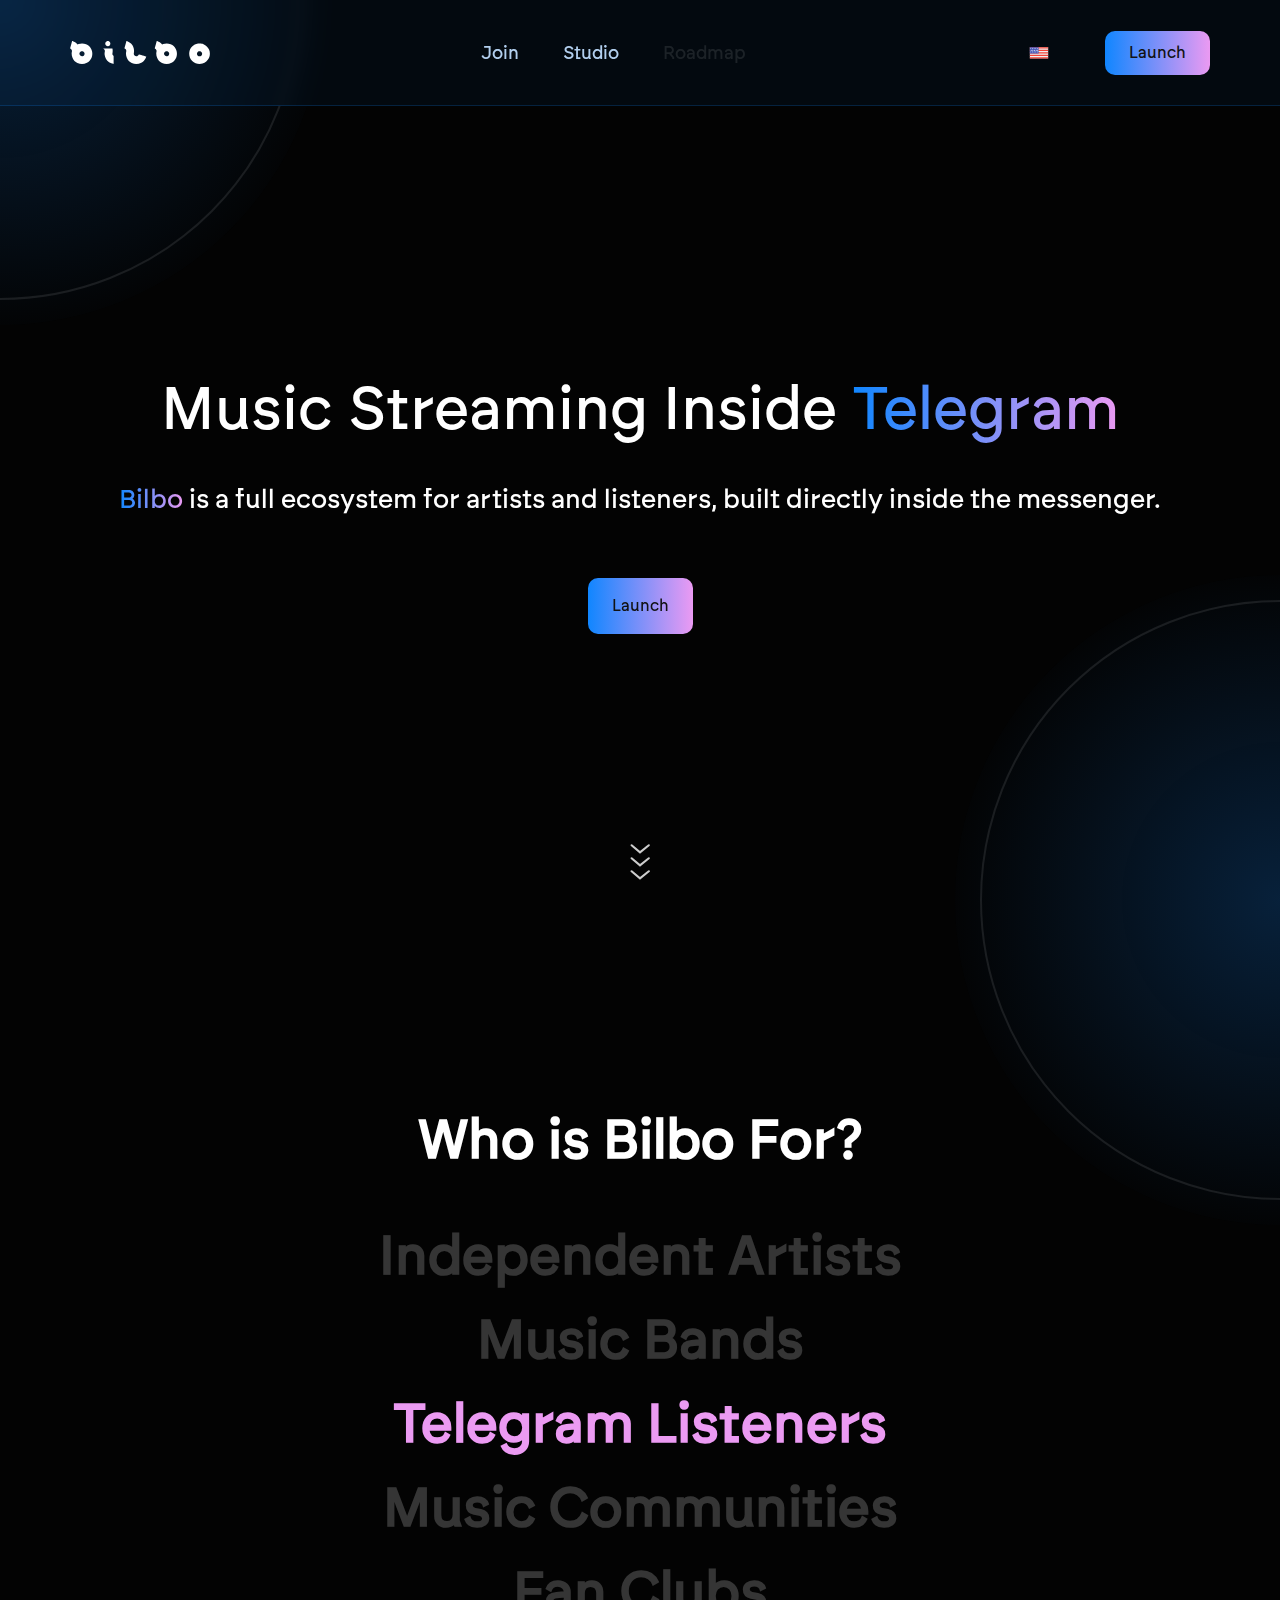
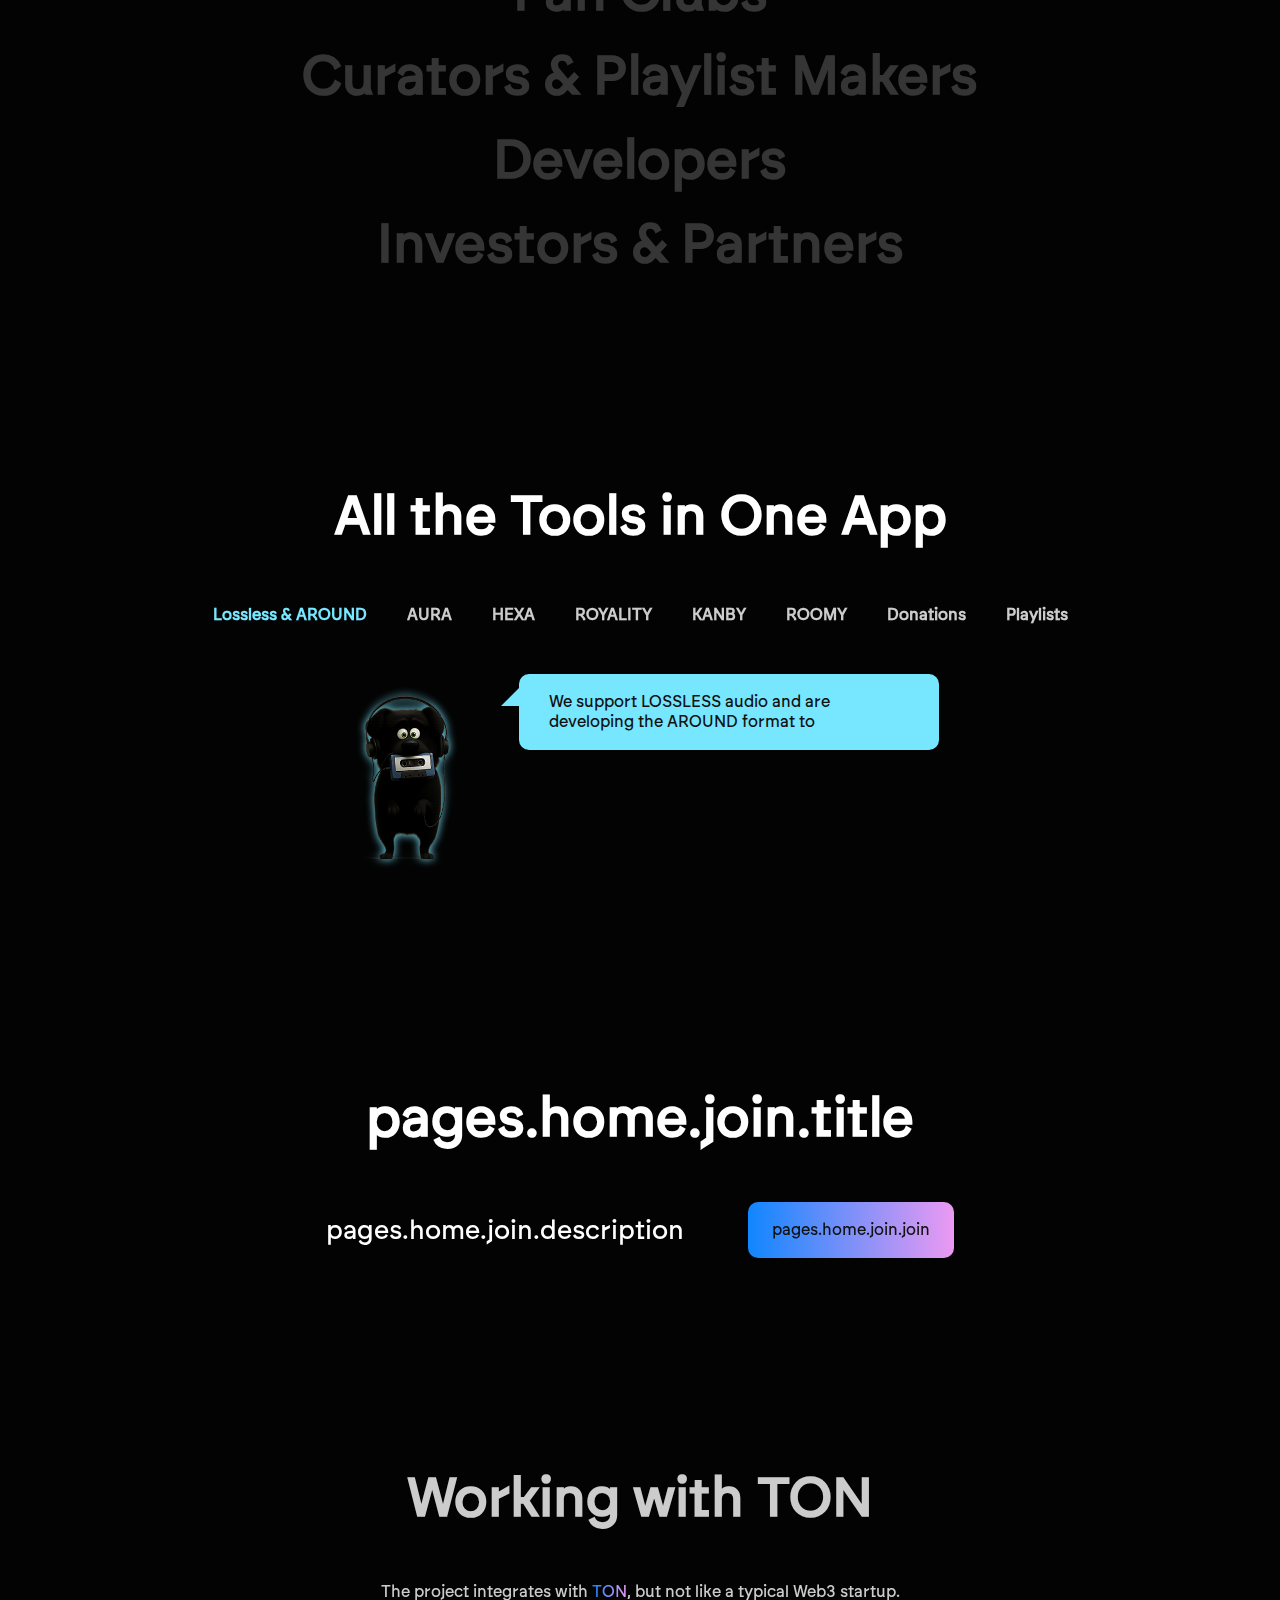
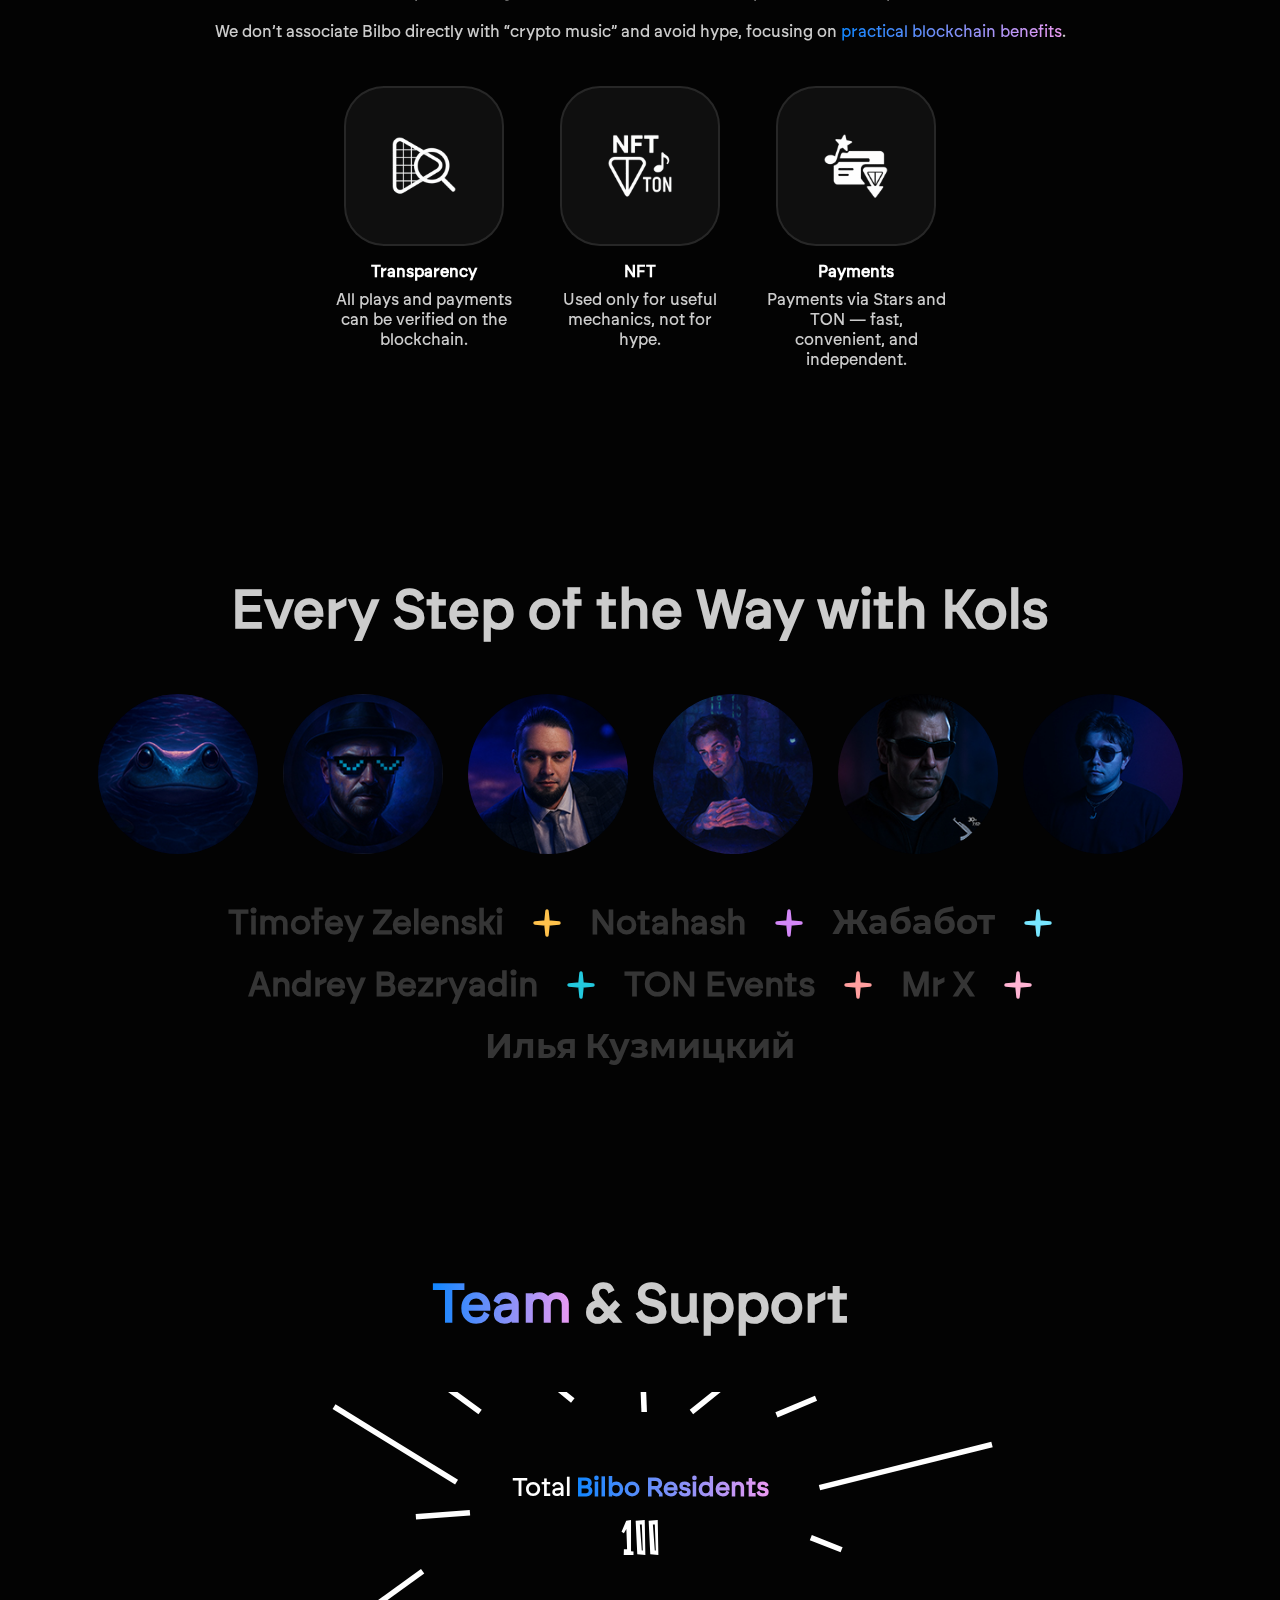
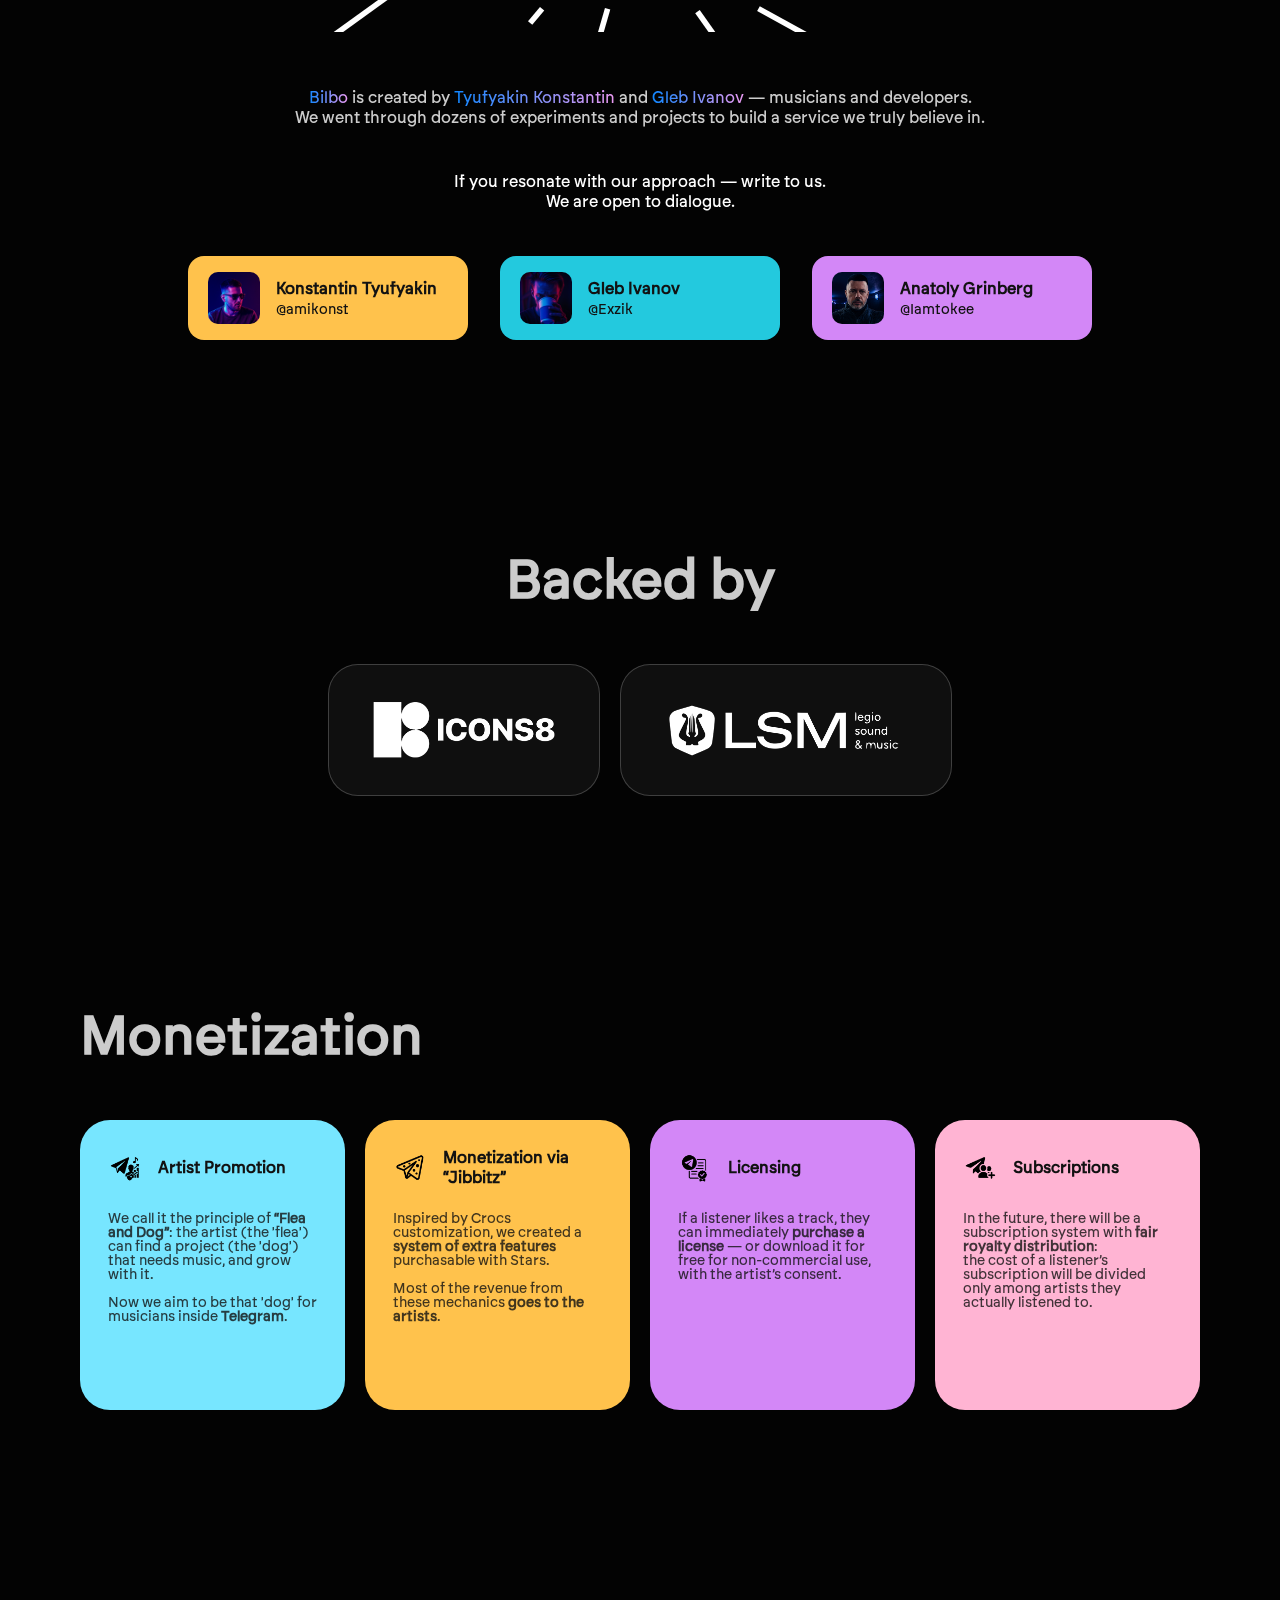
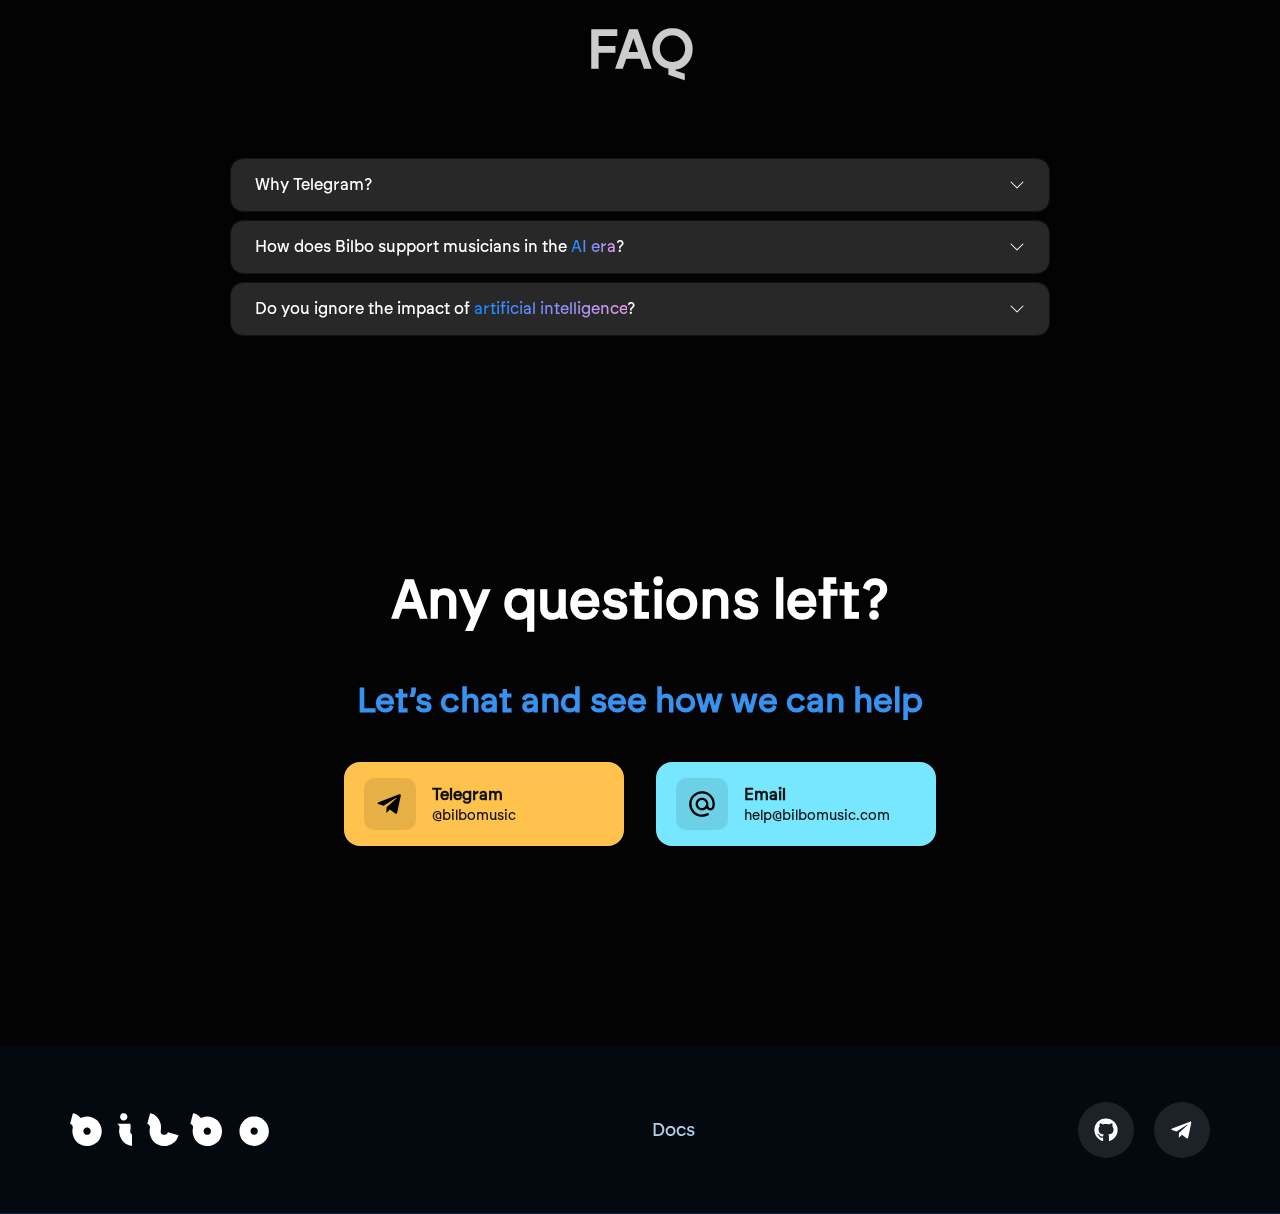
<file: index.html>
<!doctype html><html lang="en"><head><meta charset="UTF-8"/><meta name="theme-color" content="black"/><link rel="icon" href="/img/logo.svg"/><meta name="viewport" content="width=device-width,initial-scale=1,user-scalable=no,viewport-fit=cover"/><title>Home | Bilbo - Music Streaming Inside Telegram</title><meta name="description" content="Bilbo is a full ecosystem for artists and listeners, built directly inside Telegram. Join the movement and take your music career to the next level!"><meta name="keywords" content="Bilbo, music streaming, Telegram music, independent artists, music bands, playlists, donations, TON, NFTs, artist promotion, monetization, synchronous listening"><meta property="og:title" content="Music Streaming Inside Telegram - Bilbo"><meta property="og:description" content="Bilbo is a full ecosystem for artists and listeners, built directly inside Telegram. Discover lossless audio, interactive experiences, and ways to support your favorite musicians."><meta property="og:type" content="website"><meta property="og:url" content="https://bilbomusic.com"><meta property="og:image" content="https://bilbomusic.com/img/bilbo.png"><meta name="twitter:card" content="summary_large_image"><meta name="twitter:title" content="Music Streaming Inside Telegram - Bilbo"><meta name="twitter:description" content="Bilbo is a full ecosystem for artists and listeners, built directly inside Telegram."><meta name="twitter:image" content="https://bilbomusic.com/img/bilbo.png"><meta name="author" content="Tyufyakin Konstantin, Gleb Ivanov"><meta name="robots" content="index, follow"><meta name="mailru-domain" content="C3xhLHVqdRXZHpky"/><meta name="mobile-web-app-capable" content="yes"><meta name="mobile-web-app-title" content="Bilbo"><meta name="apple-mobile-web-app-capable" content="yes"><meta name="apple-mobile-web-app-title" content="Bilbo"><meta name="application-name" content="Bilbo"><meta name="msapplication-TileColor" content="#02122b"><script type="module" crossorigin src="/assets/index.7637f66b.js"></script><link rel="stylesheet" href="/assets/index.99269f14.css"></head><body id="bilbo-landing-app"></body></html>
</file>
<file: assets/index.99269f14.css>
@charset "UTF-8";@keyframes fade-up-cc971575 {
0% {
    opacity: 0;
    transform: translateY(50px);
}
100% {
    opacity: 1;
    transform: translateY(0);
}
}
.inside[data-v-cc971575] {
  display: flex;
  flex: 1 1 100%;
  width: 100%;
  height: 100%;
  min-width: 60px;
}
.inside svg[data-v-cc971575] {
  position: absolute;
  left: -30%;
  bottom: 0;
  width: 300%;
  height: 200%;
  animation-name: move-left-cc971575;
  animation-duration: 3s;
  animation-iteration-count: infinite;
  animation-direction: alternate;
}
@keyframes move-left-cc971575 {
0% {
    left: 0px;
    bottom: 0px;
}
50% {
    left: -200%;
    bottom: 0px;
}
100% {
    left: 0px;
    bottom: 0px;
}
}
ul[data-v-cc971575] {
  list-style: none;
  padding: 0;
  margin: 0;
  position: relative;
  width: 100%;
  height: 100%;
  overflow: hidden;
  pointer-events: none;
  background: var(--white-500);
}
ul[data-v-cc971575]:after {
  position: absolute;
  background-image: linear-gradient(222deg, var(--dark-500) 17px, transparent 18px), linear-gradient(45deg, var(--dark-500) 17px, transparent 18px);
  background-size: 50px 50px;
  background-repeat: repeat;
  content: "";
  top: 0;
  bottom: 0;
  left: 0;
  right: 0;
  animation: bilbo-loader-cc971575 infinite 20s;
}
@keyframes bilbo-loader-cc971575 {
0% {
    background-position-x: 0%;
    background-position-y: 0%;
}
100% {
    background-position-x: 100%;
    background-position-y: 100%;
}
}
ul li[data-v-cc971575] {
  width: 100%;
  height: 100%;
  position: absolute;
  top: 0;
  left: 0;
  right: 0;
  bottom: 0;
  display: flex;
  align-items: center;
  justify-content: center;
  z-index: 2;
  animation: svg-cc971575 24s infinite;
}
ul li svg[data-v-cc971575] {
  width: 120px;
  height: auto;
  fill: none;
  shape-rendering: geometricPrecision;
  text-rendering: geometricPrecision;
  image-rendering: optimizeQuality;
  fill-rule: evenodd;
  clip-rule: evenodd;
}
ul li:nth-child(1) svg[data-v-cc971575] {
  fill: var(--dark-20);
  stroke: var(--dark-80);
  animation: line-3-svg-cc971575 4s infinite;
}
ul li:nth-child(2) svg[data-v-cc971575] {
  fill: var(--dark-10);
  stroke: var(--dark-20);
  animation: line-2-svg-cc971575 4s infinite;
}
ul li:nth-child(3) svg[data-v-cc971575] {
  fill: var(--dark-10);
  stroke: var(--dark-10);
  animation: line-1-svg-cc971575 4s infinite;
}
ul li:nth-child(4) svg[data-v-cc971575] {
  stroke-width: 1px;
  fill: var(--dark-80);
  animation: base-svg-cc971575 4s infinite;
}
ul.light[data-v-cc971575] {
  position: fixed;
  left: 0;
  top: 0;
  right: 0;
  bottom: 0;
  z-index: 400;
}
ul.light[data-v-cc971575]:after {
  background-image: linear-gradient(222deg, var(--light-20) 37px, transparent 38px), linear-gradient(145deg, var(--light-10) 37px, transparent 38px);
  animation: bilbo-loader-cc971575 infinite 8s;
}
ul.light li svg[data-v-cc971575] {
  width: 60px;
}
ul.lightest[data-v-cc971575] {
  background: none;
  animation: none;
}
ul.lightest[data-v-cc971575]:after {
  display: none;
}
ul.lightest li svg[data-v-cc971575] {
  width: 40px;
}
ul.opacity-mode[data-v-cc971575] {
  background: none;
  animation: none;
}
ul.opacity-mode[data-v-cc971575]:after {
  display: none;
}
ul.opacity-mode li[data-v-cc971575] {
  top: 50%;
  height: 50%;
}
ul.opacity-mode li svg[data-v-cc971575] {
  width: 80px;
}
@keyframes base-svg-cc971575 {
0% {
    transform: scale(1);
}
50% {
    transform: scale(1.1);
}
100% {
    transform: scale(1);
}
}
@keyframes line-1-svg-cc971575 {
0% {
    transform: scale(1);
    opacity: 1;
}
50% {
    transform: scale(1.6);
    opacity: 0.6;
}
100% {
    transform: scale(1);
    opacity: 1;
}
}
@keyframes line-2-svg-cc971575 {
0% {
    transform: scale(1);
    opacity: 0.8;
}
50% {
    transform: scale(2);
    opacity: 0.4;
}
100% {
    transform: scale(1);
    opacity: 0.8;
}
}
@keyframes line-3-svg-cc971575 {
0% {
    transform: scale(1);
    opacity: 0.6;
}
50% {
    transform: scale(2.4);
    opacity: 0.2;
}
100% {
    transform: scale(1);
    opacity: 0.6;
}
}
@keyframes svg-cc971575 {
0% {
    transform: rotate(0deg);
}
100% {
    transform: rotate(360deg);
}
}@keyframes fade-up-862161d4 {
0% {
    opacity: 0;
    transform: translateY(50px);
}
100% {
    opacity: 1;
    transform: translateY(0);
}
}
button[data-v-862161d4] {
  outline: none;
  height: 56px;
  width: 56px;
  gap: 0;
  display: flex;
  font-variant: unset;
  transition: all 0.4s;
  align-items: center;
  justify-content: center;
  background: var(--gradient-1);
  border: none;
  padding: 0;
  border-radius: 10px;
  cursor: pointer;
}
button svg[data-v-862161d4] {
  fill: var(--white-500);
  stroke: var(--white-80);
  width: 14px;
  height: 14px;
}
button[data-v-862161d4]:hover {
  opacity: 0.8;
}
button[disabled][data-v-862161d4] {
  cursor: default;
  filter: grayscale(1);
  opacity: 0.8;
}
button.round[data-v-862161d4] {
  border-radius: 50%;
}
button.size-xl[data-v-862161d4] {
  width: 70px;
  height: 70px;
}
button.size-xl svg[data-v-862161d4] {
  width: 30px;
  height: 30px;
}
button.size-l[data-v-862161d4] {
  width: 50px;
  height: 50px;
}
button.size-l svg[data-v-862161d4] {
  width: 22px;
  height: 22px;
}
button.size-m[data-v-862161d4] {
  width: 38px;
  height: 38px;
}
button.size-m svg[data-v-862161d4] {
  width: 14px;
  height: 14px;
}
button.size-s[data-v-862161d4] {
  width: 32px;
  height: 32px;
  border-radius: 10px;
  flex-shrink: 0;
}
button.size-s svg[data-v-862161d4] {
  width: 14px;
  height: 14px;
}
button.active[data-v-862161d4] {
  opacity: 0.8;
  backdrop-filter: blur(2px);
}
button.secondary[data-v-862161d4] {
  background-color: transparent;
  color: var(--dark-500);
  position: relative;
  background: var(--gradient-1) border-box;
  font-weight: 500;
}
button.secondary[data-v-862161d4]:before {
  content: "";
  position: absolute;
  left: 1px;
  top: 1px;
  right: 1px;
  background: var(--white-500);
  bottom: 1px;
  border-radius: 10px;
}
button.secondary svg[data-v-862161d4] {
  z-index: 1;
  fill: var(--primary-200);
  stroke: var(--primary-500);
}
button.secondary.active[data-v-862161d4] {
  background: var(--light-10);
  backdrop-filter: blur(2px);
}
button.secondary.active svg[data-v-862161d4] {
  fill: var(--primary-300);
  stroke: var(--tertiary-500);
}
button.tertiary[data-v-862161d4] {
  background: transparent;
}
button.tertiary svg[data-v-862161d4] {
  fill: var(--dark-500);
  stroke: var(--dark-80);
}
button.tertiary.invert svg[data-v-862161d4] {
  fill: var(--white-500);
  stroke: var(--white-80);
}
button.tertiary:hover svg[data-v-862161d4] {
  fill: var(--primary-500);
  stroke: var(--tertiary-500);
}
button.tertiary.active[data-v-862161d4] {
  background: var(--light-10);
  backdrop-filter: blur(2px);
}
button.tertiary.active svg[data-v-862161d4] {
  fill: var(--primary-500);
  stroke: var(--tertiary-500);
}
button.loader[data-v-862161d4] {
  position: relative;
  overflow: hidden;
}
button.loader[data-v-862161d4] > * {
  opacity: 0;
}
button.loader > .inside[data-v-862161d4] {
  position: absolute;
  left: 0;
  right: 0;
  top: 20%;
  bottom: 0;
  opacity: 1;
}
button.animate-1[data-v-862161d4] {
  animation: animate-1-862161d4 0.8s ease-in-out forwards;
  position: ease-in-out;
}
button.animate-1 img[data-v-862161d4],
button.animate-1 svg[data-v-862161d4] {
  z-index: 1;
}
button.animate-1[data-v-862161d4]:before, button.animate-1[data-v-862161d4]:after {
  content: "";
  position: absolute;
  left: 50%;
  top: 50%;
  transform: translateX(-50%) translateY(-50%);
  background: var(--light-20);
  width: calc(100% + 20px);
  height: calc(100% + 20px);
  border-radius: 50%;
  display: block;
  animation: animate-1-pseudo-862161d4 0.8s ease-in-out forwards;
}
button.animate-1[data-v-862161d4]:after {
  background: var(--light-10);
  width: calc(100% + 40px);
  height: calc(100% + 40px);
}
@keyframes animate-1-pseudo-862161d4 {
0% {
    transform: translateX(-50%) translateY(-50%) scale(0.6);
    opacity: 0;
}
40% {
    transform: translateX(-50%) translateY(-50%) scale(1.1);
    opacity: 1;
}
60% {
    transform: translateX(-50%) translateY(-50%) scale(0.9);
}
80% {
    transform: translateX(-50%) translateY(-50%) scale(1.05);
}
100% {
    transform: translateX(-50%) translateY(-50%) scale(1);
}
}
@keyframes animate-1-862161d4 {
0% {
    transform: scale(0.6);
    opacity: 0;
}
40% {
    transform: scale(1.1);
    opacity: 1;
}
60% {
    transform: scale(0.9);
}
80% {
    transform: scale(1.05);
}
100% {
    transform: scale(1);
}
}@keyframes fade-up-702b1db3 {
0% {
    opacity: 0;
    transform: translateY(50px);
}
100% {
    opacity: 1;
    transform: translateY(0);
}
}
button[data-v-702b1db3] {
  cursor: pointer;
  border: none;
  outline: none;
  gap: 12px;
  height: 56px;
  display: flex;
  font-variant: unset;
  transition: all 0.4s;
  align-items: center;
  justify-content: center;
  background: var(--gradient-1);
  padding: 0 24px;
  border-radius: 10px;
  font: var(--font-body-1);
  color: var(--white-500);
  transition: all 0.2s;
}
button svg[data-v-702b1db3] {
  fill: var(--white-500);
  stroke: var(--white-80);
  width: 18px;
  height: 18px;
}
button[data-v-702b1db3]:before {
  border-radius: 10px;
}
button[data-v-702b1db3]:hover {
  opacity: 0.8;
}
button[disabled][data-v-702b1db3] {
  cursor: default;
  filter: grayscale(1);
  opacity: 0.8;
}
button.size-l[data-v-702b1db3] {
  height: 44px;
}
button.size-l svg[data-v-702b1db3] {
  width: 16px;
  height: 16px;
}
button.size-m[data-v-702b1db3] {
  height: 38px;
}
button.size-m svg[data-v-702b1db3] {
  width: 14px;
  height: 14px;
}
button.size-s[data-v-702b1db3] {
  padding: 0 16px;
  height: 32px;
  min-width: 54px;
  border-radius: 16px;
  font: var(--font-caption);
  flex-shrink: 0;
}
button.size-s[data-v-702b1db3]:before {
  border-radius: 16px;
}
button.size-s svg[data-v-702b1db3] {
  width: 12px;
  height: 12px;
}
button.secondary[data-v-702b1db3] {
  background-color: transparent;
  color: var(--dark-500);
  position: relative;
  background: var(--gradient-1) border-box;
  font-weight: 500;
}
button.secondary[data-v-702b1db3]:before {
  content: "";
  position: absolute;
  left: 1px;
  top: 1px;
  right: 1px;
  background: var(--white-500);
  bottom: 1px;
}
button.secondary svg[data-v-702b1db3] {
  fill: var(--primary-500);
  stroke: var(--tertiary-500);
  z-index: 1;
}
button.secondary span[data-v-702b1db3] {
  z-index: 1;
  background: var(--dark-500);
  background: var(--gradient-1);
  -webkit-background-clip: text;
  -webkit-text-fill-color: transparent;
}
button.tertiary[data-v-702b1db3] {
  background: transparent;
}
button.tertiary svg[data-v-702b1db3] {
  fill: var(--primary-500);
  stroke: var(--tertiary-500);
}
button.tertiary span[data-v-702b1db3] {
  color: var(--primary-500);
}
button.tertiary.active[data-v-702b1db3] {
  background: var(--light-10);
  backdrop-filter: blur(2px);
}
button.tertiary.active svg[data-v-702b1db3] {
  fill: var(--primary-500);
  stroke: var(--tertiary-500);
}
button.tap[data-v-702b1db3] {
  padding: 0 8px 0 0;
  background: transparent;
  position: relative;
  justify-content: start;
}
button.tap svg[data-v-702b1db3] {
  fill: var(--dark-500);
  stroke: var(--dark-80);
  height: 30px;
  width: 30px;
  z-index: 1;
  margin: 0 13px;
  flex-shrink: 0;
}
button.tap[data-v-702b1db3]:before {
  content: "";
  position: absolute;
  left: 0;
  top: 0;
  bottom: 0;
  border-radius: 10px;
  width: 56px;
  background: var(--light-80);
}
button.tap span[data-v-702b1db3] {
  font: var(--font-body-2);
  font-weight: bold;
  color: var(--dark-500);
  text-overflow: ellipsis;
  white-space: nowrap;
  overflow: hidden;
}
button.loader[data-v-702b1db3] {
  background-color: transparent;
  position: relative;
  overflow: hidden;
  min-width: 60px;
}
button.loader[data-v-702b1db3] > * {
  opacity: 0;
}
button.loader > .inside[data-v-702b1db3] {
  position: absolute;
  left: 0;
  right: 0;
  top: 0;
  bottom: 0;
  opacity: 1;
}
button.icon-mode[data-v-702b1db3] {
  padding: 0;
  width: 56px;
}
button.icon-mode.size-l[data-v-702b1db3] {
  width: 50px;
  height: 50px;
}
button.icon-mode.size-m[data-v-702b1db3] {
  width: 38px;
  height: 38px;
}
button.icon-mode.size-s[data-v-702b1db3] {
  width: 32px;
  height: 32px;
}@keyframes fade-up {
0% {
    opacity: 0;
    transform: translateY(50px);
}
100% {
    opacity: 1;
    transform: translateY(0);
}
}
.modal-box {
  display: flex;
  flex-direction: column;
  max-height: 40vh;
  z-index: 400;
  background: var(--white-80);
  backdrop-filter: blur(8px);
  box-shadow: 0px 0px 6px -3px var(--dark-500);
  position: fixed;
  border-radius: 10px;
  padding: 8px 0;
  transition: transform 0.3s ease-out;
  min-width: 192px;
}
.modal-box.size-l {
  max-height: 80vh;
}
.modal-box > ul {
  list-style: none;
  padding: 0;
  cursor: pointer;
  overflow-y: auto;
  overflow-x: hidden;
  border-radius: 8px;
  margin: 2px 0 0 0;
  display: flex;
  flex-direction: column;
  gap: 0;
  flex: 1 1 100%;
  height: 1%;
}
.modal-box > ul::-webkit-scrollbar {
  width: 6px;
  height: 6px;
  background-color: var(--white-10);
  border-radius: 20px;
}
.modal-box > ul::-webkit-scrollbar-track, .modal-box > ul::-webkit-scrollbar-corner {
  background-color: var(--white-10);
  width: 6px;
  -webkit-box-shadow: none;
  box-shadow: none;
  border-radius: 10px;
}
.modal-box > ul::-webkit-scrollbar-thumb {
  background-color: var(--dark-20);
  -webkit-box-shadow: none;
  box-shadow: none;
  border-radius: 10px;
}
.modal-box > ul::-webkit-scrollbar-thumb:hover {
  background-color: var(--dark-500);
}
.modal-box > ul::-webkit-scrollbar-thumb:horizontal {
  min-width: 40px;
}
.modal-box > ul::-webkit-scrollbar-thumb:vertical {
  min-height: 40px;
}
.modal-box > ul > li {
  display: flex;
  flex-direction: row;
  padding: 10px 20px;
  align-items: center;
  justify-content: space-between;
  font: var(--font-body-2);
  color: var(--dark-500);
  cursor: pointer;
  gap: 20px;
  min-width: 192px;
  flex-shrink: 0;
}
.modal-box > ul > li .skeleton-wrapper {
  width: 30px;
  height: 30px;
  margin: -7px;
  border-radius: 8px;
  overflow: hidden;
}
.modal-box > ul > li svg {
  fill: var(--dark-20);
  stroke: var(--dark-80);
  flex-shrink: 0;
  width: 16px;
  height: 16px;
  flex-shrink: 0;
}
.modal-box > ul > li span {
  margin-right: auto;
}
.modal-box > ul > li.box-input {
  position: sticky;
  top: 0;
  width: 100%;
  z-index: 1;
}
.modal-box > ul > li.box-input .field {
  width: 100%;
}
.modal-box > ul > li.selected {
  color: var(--primary-500);
}
.modal-box > ul > li.selected svg.check {
  fill: var(--primary-500);
  stroke: var(--tertiary-500);
}
.modal-box > ul > li a {
  font: var(--font-body-2);
  color: var(--dark-500);
}
.modal-box > ul > li:hover {
  color: var(--primary-500);
}
.modal-box > ul > li:hover > svg {
  fill: var(--primary-500);
  stroke: var(--tertiary-500);
}
.modal-box > ul > li:hover > span {
  color: var(--primary-500);
}
.modal-box > ul > li.disabled {
  color: var(--dark-20);
  cursor: default;
}
.modal-box > ul > li.disabled > svg {
  fill: var(--dark-20);
  stroke: var(--dark-20);
}
.modal-box > ul > li.disabled > span {
  color: var(--dark-20);
}
.modal-box > ul > li.range-box {
  display: flex;
  flex-direction: row;
  gap: 12px;
  align-items: center;
  flex-shrink: 0;
  padding-top: 2px;
  padding-bottom: 2px;
  cursor: default;
  min-width: 260px;
}
.modal-box > ul > li.range-box > label {
  width: 48px;
  height: 28px;
  border-radius: 10px;
  font: var(--font-caption);
  background: var(--light-20);
  color: var(--dark-500);
  display: flex;
  align-items: center;
  justify-content: start;
  padding: 0 8px;
  user-select: none;
  flex-shrink: 0;
}
.modal-box > ul > li.range-box > div {
  flex: 1 1 100%;
  width: 1%;
}
.modal-box > ul > li.submenu {
  cursor: default;
}
.modal-box > ul > li.submenu:hover {
  background: transparent;
}
.modal-box > .loader {
  background-color: var(--white-500);
  position: absolute;
  left: 0;
  top: 0;
  right: 0;
  bottom: 0;
  display: flex;
  align-items: center;
  justify-content: center;
  z-index: 1;
  border-radius: 10px;
}
.modal-box > .loader > div {
  margin: auto;
  width: 120px;
  height: 50px;
  position: relative;
  overflow: hidden;
}
.modal-box > .header {
  border-top-right-radius: 20px;
  border-top-left-radius: 20px;
  min-height: 48px;
  display: flex;
  align-items: center;
  width: 100%;
  z-index: 1;
  padding: 0;
}
.modal-box > .header h3 {
  margin: 0 auto;
  padding: 0 40px;
  font: var(--font-h5);
  font-weight: bold;
  color: var(--dark-500);
  text-align: center;
  display: flex;
  flex-direction: column;
  gap: 16px;
}
.modal-box > .header button {
  position: absolute;
  right: 10px;
  top: 10px;
}
.modal-box > .content {
  padding: 0 20px 20px;
  overflow: auto;
  flex: 1 1;
  display: flex;
  flex-direction: column;
  gap: 20px;
  z-index: 1;
}
.modal-box > .content::-webkit-scrollbar {
  width: var(--scroll-width);
  height: var(--scroll-width);
  background-color: transparent;
  border-radius: 20px;
}
.modal-box > .content::-webkit-scrollbar-track, .modal-box > .content::-webkit-scrollbar-corner {
  background-color: transparent;
  width: var(--scroll-width);
  -webkit-box-shadow: none;
  box-shadow: none;
  border-radius: 10px;
}
.modal-box > .content::-webkit-scrollbar-thumb {
  background-color: var(--dark-500);
  -webkit-box-shadow: none;
  box-shadow: none;
  border-radius: 10px;
}
.modal-box > .content::-webkit-scrollbar-thumb:hover {
  background-color: var(--dark-500);
}
.modal-box > .content::-webkit-scrollbar-thumb:horizontal {
  min-width: 40px;
}
.modal-box > .content::-webkit-scrollbar-thumb:vertical {
  min-height: 40px;
}
.modal-box.mobile {
  bottom: 0px;
  left: 0;
  right: 0;
  max-height: 360px;
  animation: fade-up 0.2s forwards;
  border-bottom-left-radius: 0;
  border-bottom-right-radius: 0;
  box-shadow: none;
  padding-bottom: 10px;
}
.modal-box.mobile:before {
  content: "";
  display: block;
  width: 64px;
  height: 4px;
  background: var(--dark-20);
  flex-shrink: 0;
  margin: 0 auto 10px;
}
.modal-box.mobile li {
  font: var(--font-body-1);
  min-height: 54px;
  position: relative;
}
.modal-box.mobile li:before {
  content: "";
  position: absolute;
  top: 0;
  bottom: 0;
  left: 50%;
  width: 0%;
  transform: translateX(-50%);
  background: linear-gradient(90deg, var(--primary-10) 0%, var(--primary-20) 50%, var(--primary-10) 100%);
  opacity: 0;
}
@media only screen and (orientation: portrait) {
.modal-box.mobile li:hover:before {
    animation: hightlight-fade-out 0.3s forwards;
}
}
.modal-box.mobile li:active:before {
  animation: hightlight-fade-in 0.6s forwards;
}
@keyframes hightlight-fade-in {
0% {
    opacity: 0;
    width: 0%;
}
100% {
    opacity: 0.3;
    width: 100%;
}
}
@keyframes hightlight-fade-out {
0% {
    opacity: 0.3;
    width: 100%;
}
100% {
    opacity: 0;
    width: 0%;
}
}
.modal-box.mobile li > svg {
  width: 24px;
  height: 24px;
}
.modal-box.mobile > ul > li.box-input {
  position: sticky;
}
.modal-box.full {
  max-height: 100%;
  height: 250px;
  width: 100%;
  border-radius: 0;
  padding-top: 30px;
  animation: fade-height 0.2s forwards;
}
@keyframes fade-height {
0% {
    height: 250px;
    transform: translateY(50px);
}
100% {
    height: 2500px;
    transform: translateY(0);
}
}
.direction-rtl .modal-box > ul > li span {
  margin-right: 0;
  margin-left: auto;
}
@keyframes fade-up {
0% {
    opacity: 0;
    transform: translateY(50px);
}
100% {
    opacity: 1;
    transform: translateY(0);
}
}
.select-field {
  display: flex;
  flex-direction: column;
}
.select-field > div {
  margin: 0 0 8px;
  display: flex;
  position: relative;
  cursor: pointer;
  width: 100%;
}
.select-field > div:first-child {
  max-width: var(--input-max-width);
}
.select-field > div .placeholder {
  font: var(--font-body-1);
  color: var(--dark-80);
  position: absolute;
  top: 50%;
  transform: translateY(-50%);
  left: 20px;
  background-color: transparent;
  transition: all 0.4s;
  pointer-events: none;
  white-space: nowrap;
  text-overflow: ellipsis;
  overflow: hidden;
  max-width: calc(100% - 30px);
}
.select-field > div .actions-block {
  position: absolute;
  top: 0;
  height: 100%;
  right: 8px;
  display: flex;
  align-items: center;
}
.select-field > div .actions-block > svg {
  fill: var(--dark-80);
  stroke: var(--dark-80);
  height: 20px;
  width: 20px;
  margin: 0 0 0 8px;
}
.select-field > div .actions-block > svg.arrow-down {
  fill: var(--dark-80);
  transition: all 0.4s;
}
.select-field > div > svg:not(.arrow-down) {
  position: absolute;
  left: 16px;
  top: 50%;
  transform: translateY(-50%);
  width: 20px;
  height: 20px;
  fill: var(--dark-80);
  stroke: var(--dark-80);
}
.select-field > div input {
  width: 100%;
  padding: 9px 20px;
  height: 54px;
  font: var(--font-body-1);
  color: var(--dark-500);
  background: var(--white-500);
  border: 1px solid var(--gray-20);
  border-radius: 10px;
  outline: none;
  color-scheme: var(--сolor-scheme);
  padding-right: 44px;
  pointer-events: none;
}
.select-field > div input::placeholder {
  color: transparent;
}
.select-field > div input:focus, .select-field > div input:hover, .select-field > div input:not(:placeholder-shown) {
  padding-top: 20px;
  padding-bottom: 8px;
  border-color: var(--primary-500);
}
.select-field > div input:focus:not(:placeholder-shown) + .placeholder, .select-field > div input:focus:focus + .placeholder, .select-field > div input:hover:not(:placeholder-shown) + .placeholder, .select-field > div input:hover:focus + .placeholder, .select-field > div input:not(:placeholder-shown):not(:placeholder-shown) + .placeholder, .select-field > div input:not(:placeholder-shown):focus + .placeholder {
  color: var(--primary-80);
}
.select-field > div input:focus:not(:placeholder-shown) + .placeholder + svg:not(.icon-info), .select-field > div input:focus:focus + .placeholder + svg:not(.icon-info), .select-field > div input:hover:not(:placeholder-shown) + .placeholder + svg:not(.icon-info), .select-field > div input:hover:focus + .placeholder + svg:not(.icon-info), .select-field > div input:not(:placeholder-shown):not(:placeholder-shown) + .placeholder + svg:not(.icon-info), .select-field > div input:not(:placeholder-shown):focus + .placeholder + svg:not(.icon-info) {
  fill: var(--primary-80);
  stroke: var(--tertiary-80);
}
.select-field > div input:disabled {
  background-color: var(--light-10);
  color: var(--dark-20);
  border-color: var(--light-20);
}
.select-field > div input:disabled:not(:placeholder-shown) + .placeholder {
  color: var(--dark-20);
}
.select-field > div input:disabled + .placeholder {
  color: var(--dark-20);
}
.select-field > div input:disabled + .placeholder + svg:not(.icon-info) {
  fill: var(--dark-20);
  stroke: var(--dark-80);
}
.select-field > div input:disabled ~ .actions-block {
  display: none;
}
.select-field > div input.without-placeholder {
  padding-top: 0;
  padding-bottom: 0;
}
.select-field > div input:not(:placeholder-shown) + .placeholder, .select-field > div input:focus + .placeholder {
  font: var(--font-body-2);
  top: 8px;
  transform: none;
  background: transparent;
}
.select-field > div input ~ .actions-block .clean {
  opacity: 0;
}
.select-field > div input:not(:placeholder-shown) ~ .actions-block .clean {
  opacity: 1;
}
.select-field > div input:-webkit-autofill, .select-field > div input:-webkit-autofill:hover, .select-field > div input:-webkit-autofill:focus, .select-field > div input:-webkit-autofill:active {
  transition: background-color 5000s ease-in-out 0s;
}
.select-field > div input::-webkit-outer-spin-button, .select-field > div input::-webkit-inner-spin-button {
  /* display: none; <- Crashes Chrome on hover */
  -webkit-appearance: none;
  margin: 0; /* <-- Apparently some margin are still there even though it's hidden */
}
.select-field > div input.clearable {
  padding-right: 80px;
}
.select-field > div:hover input:not([disabled]) {
  border-color: var(--primary-500);
}
.select-field.disabled > div {
  cursor: default;
}
.select-field.opened > div .arrow-down {
  transform: rotate(180deg);
}
.select-field.opened > div input {
  border-color: var(--primary-500);
}
.select-field > .error {
  font: var(--font-label);
  color: var(--secondary-500) !important;
  display: flex;
  min-height: 11px;
}
.select-field.with-error > div input {
  border-color: var(--secondary-500) !important;
}
.select-field.with-error > div svg,
.select-field.with-error > div input:not(:placeholder-shown) + .placeholder + svg,
.select-field.with-error > div input:focus + .placeholder + svg {
  fill: var(--secondary-500) !important;
  stroke: var(--secondary-80) !important;
}
.select-field.with-error > div input:not(:placeholder-shown) + .placeholder + svg,
.select-field.with-error > div svg {
  color: var(--secondary-500) !important;
}
.select-field.with-icon > div input {
  padding-left: 52px;
}
.select-field.with-icon > div .placeholder {
  left: 53px;
}
.select-field.light > div input {
  padding-top: 8px;
  padding-right: 16px;
  padding-bottom: 8px;
  height: 38px;
}
.select-field.light > div svg {
  height: 18px;
  width: 18px;
}
.select-field.light > div input:not(:placeholder-shown) + .placeholder,
.select-field.light > div input:focus + .placeholder {
  display: none;
}
.select-field.with-placeholder > div input:not(:placeholder-shown) + .placeholder,
.select-field.with-placeholder > div input:focus + .placeholder {
  display: flex;
  top: -6px;
  background: var(--white-500);
}
.select-field.noerror > div {
  margin: 0;
}
.select-field.noerror > .error {
  display: none;
}
.select-field.inline > div input {
  border-color: transparent !important;
  background: transparent;
  backdrop-filter: blur(8px);
  border-radius: 0;
}
.select-field.inline > div .actions-block {
  right: 16px;
}
.select-field.inline > div > svg:not(.arrow-down) {
  fill: var(--dark-80) !important;
  stroke: var(--dark-80) !important;
}
.select-field.icon-only > div {
  width: 44px;
  height: 44px;
}
.select-field.icon-only > div .placeholder,
.select-field.icon-only > div input {
  width: 44px;
  opacity: 0;
  padding: 0;
}
.select-field.icon-only > div > svg {
  left: 50%;
  top: 50%;
  transform: translateX(-50%) translateY(-50%);
}
.select-field.icon-only > div .actions-block {
  display: none;
}
.direction-rtl .select-field > div .placeholder {
  padding-right: 0;
  padding-left: 80px;
  left: auto;
  right: 20px;
}
.direction-rtl .select-field > div .actions-block {
  right: auto;
  left: 8px;
}
.direction-rtl .select-field > div > svg:not(.arrow-down) {
  left: auto;
  right: 16px;
}
.direction-rtl .select-field > div input {
  padding-right: 20px;
  padding-left: 44px;
}
.direction-rtl .select-field > div input.clearable {
  padding-left: 80px;
  padding-right: 20px;
}
.direction-rtl .select-field.with-icon > div input {
  padding-right: 52px;
}
.direction-rtl .select-field.with-icon > div input:not(.clearable) {
  padding-left: 20px;
}
.direction-rtl .select-field.with-icon > div .placeholder {
  left: auto;
  right: 53px;
}
.direction-rtl .select-field.inline > div .actions-block {
  right: auto;
  left: 16px;
}
.direction-rtl .select-field.icon-only > div > svg {
  left: auto;
  right: 50%;
  transform: translateX(50%) translateY(-50%);
}@keyframes fade-up {
0% {
    opacity: 0;
    transform: translateY(50px);
}
100% {
    opacity: 1;
    transform: translateY(0);
}
}
.options-list {
  display: flex;
  flex-direction: column;
  max-height: 250px;
  z-index: 400;
  background: var(--white-80);
  backdrop-filter: blur(8px);
  box-shadow: 0px 0px 6px -3px var(--dark-500);
  position: fixed;
  border-radius: 10px;
  padding: 8px 0;
  transition: transform 0.3s ease-out;
  min-width: 192px;
}
.options-list > ul {
  list-style: none;
  padding: 0;
  cursor: pointer;
  overflow-y: auto;
  overflow-x: hidden;
  border-radius: 8px;
  margin: 2px 0 0 0;
  display: flex;
  flex-direction: column;
  gap: 0;
  flex: 1 1 100%;
  height: 1%;
}
.options-list > ul::-webkit-scrollbar {
  width: 6px;
  height: 6px;
  background-color: var(--white-10);
  border-radius: 20px;
}
.options-list > ul::-webkit-scrollbar-track, .options-list > ul::-webkit-scrollbar-corner {
  background-color: var(--white-10);
  width: 6px;
  -webkit-box-shadow: none;
  box-shadow: none;
  border-radius: 10px;
}
.options-list > ul::-webkit-scrollbar-thumb {
  background-color: var(--dark-20);
  -webkit-box-shadow: none;
  box-shadow: none;
  border-radius: 10px;
}
.options-list > ul::-webkit-scrollbar-thumb:hover {
  background-color: var(--dark-500);
}
.options-list > ul::-webkit-scrollbar-thumb:horizontal {
  min-width: 40px;
}
.options-list > ul::-webkit-scrollbar-thumb:vertical {
  min-height: 40px;
}
.options-list > ul > li {
  display: flex;
  flex-direction: row;
  padding: 0;
  align-items: center;
  justify-content: space-between;
  font: var(--font-body-2);
  color: var(--dark-500);
  cursor: pointer;
  gap: 20px;
  min-width: 192px;
}
.options-list > ul > li svg {
  fill: var(--dark-20);
  stroke: var(--dark-80);
  flex-shrink: 0;
  width: 16px;
  height: 16px;
  flex-shrink: 0;
}
.options-list > ul > li span {
  margin-right: auto;
}
.options-list > ul > li.selected {
  color: var(--primary-500);
}
.options-list > ul > li.selected svg.check {
  fill: var(--primary-500);
  stroke: var(--tertiary-500);
}
.options-list > ul > li a {
  font: var(--font-body-2);
  color: var(--dark-500);
  padding: 20px;
  width: 100%;
  min-height: 54px;
}
.options-list > ul > li:hover {
  color: var(--primary-500);
}
.options-list > ul > li:hover > svg {
  fill: var(--primary-500);
  stroke: var(--tertiary-500);
}
.options-list > ul > li:hover > span {
  color: var(--primary-500);
}
.options-list > ul > li.disabled {
  color: var(--dark-20);
  cursor: default;
}
.options-list > ul > li.disabled > svg {
  fill: var(--dark-20);
  stroke: var(--dark-20);
}
.options-list > ul > li.disabled > span {
  color: var(--dark-20);
}
.options-list > ul > li.range-box {
  display: flex;
  flex-direction: row;
  gap: 12px;
  align-items: center;
  flex-shrink: 0;
  padding-top: 2px;
  padding-bottom: 2px;
  cursor: default;
  min-width: 260px;
}
.options-list > ul > li.range-box > label {
  width: 48px;
  height: 28px;
  border-radius: 10px;
  font: var(--font-caption);
  background: var(--light-20);
  color: var(--dark-500);
  display: flex;
  align-items: center;
  justify-content: start;
  padding: 0 8px;
  user-select: none;
  flex-shrink: 0;
}
.options-list > ul > li.range-box > div {
  flex: 1 1 100%;
  width: 1%;
}
.options-list > ul > li.submenu {
  cursor: default;
}
.options-list > ul > li.submenu:hover {
  background: transparent;
}
.options-list.mobile {
  bottom: 0px;
  left: 0;
  right: 0;
  max-height: 360px;
  animation: fade-up 0.2s forwards;
  border-bottom-left-radius: 0;
  border-bottom-right-radius: 0;
  box-shadow: none;
  padding-bottom: 10px;
}
.options-list.mobile:before {
  content: "";
  display: block;
  width: 64px;
  height: 4px;
  background: var(--dark-20);
  flex-shrink: 0;
  margin: 0 auto 10px;
}
.options-list.mobile li {
  font: var(--font-body-1);
  min-height: 54px;
  position: relative;
}
.options-list.mobile li:before {
  content: "";
  position: absolute;
  top: 0;
  bottom: 0;
  left: 50%;
  width: 0%;
  transform: translateX(-50%);
  background: linear-gradient(90deg, var(--primary-10) 0%, var(--primary-20) 50%, var(--primary-10) 100%);
  opacity: 0;
}
@media only screen and (orientation: portrait) {
.options-list.mobile li:hover:before {
    animation: hightlight-fade-out 0.3s forwards;
}
}
.options-list.mobile li:active:before {
  animation: hightlight-fade-in 0.6s forwards;
}
@keyframes hightlight-fade-in {
0% {
    opacity: 0;
    width: 0%;
}
100% {
    opacity: 0.3;
    width: 100%;
}
}
@keyframes hightlight-fade-out {
0% {
    opacity: 0.3;
    width: 100%;
}
100% {
    opacity: 0;
    width: 0%;
}
}
.options-list.mobile li > svg {
  width: 24px;
  height: 24px;
}
.options-list.full {
  max-height: 100%;
  height: 250px;
  width: 100%;
  border-radius: 0;
  padding-top: 30px;
  animation: fade-height 0.2s forwards;
}
@keyframes fade-height {
0% {
    height: 250px;
    transform: translateY(50px);
}
100% {
    height: 2500px;
    transform: translateY(0);
}
}@keyframes fade-up-2e031dc1 {
0% {
    opacity: 0;
    transform: translateY(50px);
}
100% {
    opacity: 1;
    transform: translateY(0);
}
}
div.header[data-v-2e031dc1] {
  display: flex;
  flex-direction: row;
  align-items: center;
  background: var(--primary-5);
  backdrop-filter: blur(8px);
  border-bottom: solid 1px var(--primary-20);
  min-height: var(--header-height);
  padding: 0 20px;
  position: fixed;
  top: 0;
  left: 0;
  right: 0;
  z-index: 2;
  transition: transform 0.4s;
}
div.header > div[data-v-2e031dc1] {
  max-width: var(--page-width);
  width: 100%;
  margin: 0 auto;
  display: flex;
  flex-direction: row;
  align-items: center;
  gap: var(--sub-blocks-gap);
}
div.header > div > a[data-v-2e031dc1] {
  display: flex;
  flex-direction: row;
  align-items: center;
  gap: 16px;
}
div.header > div > a img[data-v-2e031dc1] {
  max-height: 33px;
  width: 140px;
}
div.header > div > a span[data-v-2e031dc1] {
  font: var(--font-h5);
  font-weight: bold;
  color: var(--dark-500);
}
div.header > div ul[data-v-2e031dc1] {
  display: flex;
  flex-direction: row;
  align-items: center;
  justify-content: space-between;
  list-style: none;
  padding: 0;
  margin: 0 auto;
  flex-shrink: 0;
  z-index: 1;
  gap: var(--sub-blocks-gap);
}
div.header > div ul li[data-v-2e031dc1] {
  display: flex;
  flex: 1 1;
}
div.header > div ul li a[data-v-2e031dc1],
div.header > div ul li button[data-v-2e031dc1] {
  flex: 1 1;
  text-decoration: none;
  font: var(--font-h5);
  color: var(--primary-200);
  transition: color 0.4s;
}
div.header > div ul li a[data-v-2e031dc1]:hover,
div.header > div ul li button[data-v-2e031dc1]:hover {
  color: var(--dark-500);
}
div.header > div ul li a[disabled=true][data-v-2e031dc1],
div.header > div ul li button[disabled=true][data-v-2e031dc1] {
  cursor: default;
  color: var(--dark-10);
}
div.header > div ul li.active a[data-v-2e031dc1],
div.header > div ul li.active button[data-v-2e031dc1] {
  color: var(--dark-500);
  font-weight: bold;
}
@media (max-width: 768px) {
div.header > div > a[data-v-2e031dc1]:first-child {
    margin-right: auto;
}
div.header > div > a:first-child img[data-v-2e031dc1] {
    max-width: 100px;
}
}
@media (max-width: 768px) {
.direction-rtl div.header > div > a[data-v-2e031dc1]:first-child {
    margin-right: 0;
    margin-left: auto;
}
}@keyframes fade-up-6c9aa71b {
0% {
    opacity: 0;
    transform: translateY(50px);
}
100% {
    opacity: 1;
    transform: translateY(0);
}
}
div.footer[data-v-6c9aa71b] {
  display: flex;
  flex-direction: row;
  align-items: center;
  background: var(--primary-5);
  backdrop-filter: blur(8px);
  border-bottom: solid 1px var(--primary-20);
  min-height: var(--footer-height);
  padding: 0 20px;
  z-index: 2;
  position: relative;
}
div.footer > div[data-v-6c9aa71b] {
  max-width: var(--page-width);
  width: 100%;
  margin: 0 auto;
  display: flex;
  flex-direction: row;
  align-items: center;
  gap: var(--sub-blocks-gap);
}
div.footer > div > a[data-v-6c9aa71b] {
  display: flex;
  flex-direction: row;
  align-items: center;
  gap: 16px;
}
div.footer > div > a img[data-v-6c9aa71b] {
  max-height: 33px;
}
div.footer > div > a span[data-v-6c9aa71b] {
  font: var(--font-h5);
  font-weight: bold;
  color: var(--dark-500);
}
div.footer > div ul[data-v-6c9aa71b] {
  display: flex;
  flex-direction: row;
  align-items: center;
  justify-content: space-between;
  list-style: none;
  padding: 0;
  margin: 0 auto;
  flex-shrink: 0;
  z-index: 1;
  gap: 56px;
}
div.footer > div ul li[data-v-6c9aa71b] {
  display: flex;
  flex: 1 1;
}
div.footer > div ul li .kebab-menu[data-v-6c9aa71b] {
  text-decoration: none;
  font: var(--font-h5);
  color: var(--primary-200);
  cursor: pointer;
  transition: all 0.4s;
}
div.footer > div ul li .kebab-menu[data-v-6c9aa71b]:hover {
  color: var(--dark-500);
}
div.footer > div .social-links[data-v-6c9aa71b] {
  display: flex;
  flex-direction: row;
  align-items: center;
  gap: 20px;
}
div.footer > div .social-links a[data-v-6c9aa71b] {
  width: 56px;
  height: 56px;
  border-radius: 50%;
  background: var(--dark-10);
  display: flex;
  align-items: center;
  justify-content: center;
  transition: all 0.4;
  cursor: pointer;
}
div.footer > div .social-links a svg[data-v-6c9aa71b] {
  width: 24px;
  height: 24px;
  fill: var(--dark-500);
}
div.footer > div .social-links a[data-v-6c9aa71b]:hover {
  opacity: 0.8;
}
@media (min-width: 768px) and (max-width: 1024px) {
div.footer > div > a[data-v-6c9aa71b] {
    gap: 10px;
}
div.footer > div > a img[data-v-6c9aa71b] {
    max-height: 28px;
}
div.footer > div > ul[data-v-6c9aa71b] {
    gap: 36px;
}
div.footer > div .social-links[data-v-6c9aa71b] {
    gap: 12px;
}
div.footer > div .social-links a[data-v-6c9aa71b] {
    width: 44px;
    height: 44px;
}
}
@media (max-width: 768px) {
div.footer > div[data-v-6c9aa71b] {
    flex-direction: column;
    gap: 32px;
}
div.footer > div > a[data-v-6c9aa71b] {
    gap: 10px;
}
div.footer > div > a img[data-v-6c9aa71b] {
    max-height: 21px;
}
div.footer > div > ul[data-v-6c9aa71b] {
    gap: 40px;
}
div.footer > div .social-links[data-v-6c9aa71b] {
    gap: 12px;
}
div.footer > div .social-links a[data-v-6c9aa71b] {
    width: 40px;
    height: 40px;
}
}@keyframes fade-up-ee7f456b {
0% {
    opacity: 0;
    transform: translateY(50px);
}
100% {
    opacity: 1;
    transform: translateY(0);
}
}
div[data-v-ee7f456b] {
  position: fixed;
  border-radius: 50%;
  pointer-events: none;
}
div.move-1[data-v-ee7f456b] {
  animation: move-1-ee7f456b 200s linear infinite;
}
div.move-2[data-v-ee7f456b] {
  animation: move-2-ee7f456b 200s linear infinite;
}
@keyframes move-1-ee7f456b {
0% {
    transform: translateX(0px) translateY(0px);
}
20% {
    transform: translateX(400px) translateY(14px);
}
40% {
    transform: translateX(250px) translateY(30px);
}
60% {
    transform: translateX(-150px) translateY(-200px);
}
80% {
    transform: translateX(-100px) translateY(40px);
}
100% {
    transform: translateX(0) translateY(0);
}
}
@keyframes move-2-ee7f456b {
0% {
    transform: translateX(0px) translateY(0px);
}
20% {
    transform: translateX(-400px) translateY(400px);
}
40% {
    transform: translateX(-250px) translateY(200px);
}
60% {
    transform: translateX(150px) translateY(120px);
}
80% {
    transform: translateX(100px) translateY(-20px);
}
100% {
    transform: translateX(0) translateY(0);
}
}
div[data-v-ee7f456b]:before {
  border-radius: 50%;
  content: "";
  border: 2px solid var(--dark-10);
  height: 600px;
  width: 600px;
  transform: translateX(-50%) translateY(-50%);
  display: block;
  position: absolute;
  top: 0;
  left: 0;
}
div[data-v-ee7f456b]:after {
  content: "";
  background: radial-gradient(circle, var(--primary-900) 0, var(--white-5) 74%);
  height: 650px;
  width: 650px;
  transform: translateX(-50%) translateY(-50%);
  display: block;
  position: absolute;
  top: 0;
  left: 0;
  border-radius: 50%;
  opacity: 0.6;
}@keyframes fade-up-2c35b512 {
0% {
    opacity: 0;
    transform: translateY(50px);
}
100% {
    opacity: 1;
    transform: translateY(0);
}
}
.messages[data-v-2c35b512] {
  width: 100%;
  position: fixed;
  top: 0;
  z-index: 9999;
  pointer-events: none;
}
.messages .messages-container[data-v-2c35b512] {
  display: flex;
  flex-direction: column;
  gap: 12px;
  align-items: center;
  padding-top: 8px;
}
.messages .messages-container .message[data-v-2c35b512] {
  padding: 16px 24px;
  width: 100%;
  font: var(--font-caption);
  border-radius: 10px;
  text-align: center;
  display: flex;
  flex-direction: row;
  align-items: center;
  gap: 12px;
  background-color: var(--dark-500);
  color: var(--white-500);
  position: relative;
  max-width: 80%;
  width: auto;
  backdrop-filter: blur(6px);
}
.messages .messages-container .message svg[data-v-2c35b512] {
  width: 16px;
  height: 16px;
  flex-shrink: 0;
}
.messages .messages-container .message span[data-v-2c35b512] {
  display: flex;
  flex: 1 1 100%;
  flex-direction: row;
  align-items: center;
  justify-content: start;
  text-align: left;
  padding-top: 1px;
  line-height: 1;
}
.messages .messages-container .message.info[data-v-2c35b512] {
  background-color: var(--primary-10);
  color: var(--primary-80);
}
.messages .messages-container .message.info svg[data-v-2c35b512] {
  fill: var(--primary-500);
}
.messages .messages-container .message.info span.devider[data-v-2c35b512] {
  border-right-color: var(--primary-20);
}
.messages .messages-container .message.attention[data-v-2c35b512] {
  background-color: var(--secondary-10);
  color: var(--secondary-80);
}
.messages .messages-container .message.attention svg[data-v-2c35b512] {
  fill: var(--secondary-500);
}
.messages .messages-container .message.attention span.devider[data-v-2c35b512] {
  border-right-color: var(--secondary-20);
}
.messages .messages-container .message.success[data-v-2c35b512] {
  background-color: var(--color--option-1-10);
  color: var(--color--option-1-80);
}
.messages .messages-container .message.success svg[data-v-2c35b512] {
  fill: var(--color--option-1);
}
.messages .messages-container .message.success span.devider[data-v-2c35b512] {
  border-right-color: var(--color--option-1-20);
}@keyframes fade-up {
0% {
    opacity: 0;
    transform: translateY(50px);
}
100% {
    opacity: 1;
    transform: translateY(0);
}
}
#pixi-box {
  z-index: auto;
  opacity: 0.5;
}
#pixi-recursion-logo,
#pixi-redeem,
#pixi-bg {
  position: fixed;
  left: 0;
  right: 0;
  top: 0;
  bottom: 0;
  pointer-events: none;
  opacity: 0;
  filter: blur(8px);
  animation: fadeIn 5s forwards;
}
@keyframes fadeIn {
to {
    opacity: 0.8;
}
}
#pixi-recursion-logo {
  opacity: 0.4;
  filter: brightness(0.5);
  animation: recoursion-scale linear infinite 40s;
}
@keyframes recoursion-scale {
0% {
    transform: scale(1);
    opacity: 0.4;
}
50% {
    transform: scale(2);
    opacity: 0;
}
100% {
    transform: scale(1);
    opacity: 0.4;
}
}
#pixi-redeem {
  opacity: 1;
  filter: none;
}@keyframes fade-up-5bc2d25e {
0% {
    opacity: 0;
    transform: translateY(50px);
}
100% {
    opacity: 1;
    transform: translateY(0);
}
}
.modal-container[data-v-5bc2d25e] {
  position: fixed;
  left: 0;
  right: 0;
  top: 0;
  height: 100%;
  max-height: var(--tg-viewport-height);
  background: var(--white-80);
  backdrop-filter: blur(8px);
  display: flex;
  align-items: center;
  justify-content: center;
  box-sizing: border-box;
  z-index: 999;
  padding: 20px;
  animation: modal-bg ease-out 0.2s;
}
.modal-container .modal[data-v-5bc2d25e] {
  width: 100%;
  background-color: var(--white-500);
  border-radius: 10px;
  padding: 20px 0 0;
  position: relative;
  display: flex;
  flex-direction: column;
  position: relative;
  animation: modal-in-5bc2d25e ease-out 0.1s;
  box-shadow: 0px 0px 8px -4px var(--dark-500);
  gap: 20px;
}
.modal-container .modal .loader[data-v-5bc2d25e] {
  background-color: var(--white-500);
  position: absolute;
  left: 0;
  top: 0;
  right: 0;
  bottom: 0;
  display: flex;
  align-items: center;
  justify-content: center;
  z-index: 1;
  border-radius: 10px;
}
.modal-container .modal .loader > div[data-v-5bc2d25e] {
  margin: auto;
  width: 120px;
  height: 50px;
  position: relative;
  overflow: hidden;
}
.modal-container .modal .header[data-v-5bc2d25e] {
  border-top-right-radius: 20px;
  border-top-left-radius: 20px;
  min-height: 48px;
  display: flex;
  align-items: center;
  width: 100%;
  z-index: 1;
  padding: 0;
}
.modal-container .modal .header h3[data-v-5bc2d25e] {
  margin: 0 auto;
  padding: 0 40px;
  font: var(--font-h5);
  font-weight: bold;
  color: var(--dark-500);
  text-align: center;
  display: flex;
  flex-direction: column;
  gap: 16px;
}
.modal-container .modal .header button[data-v-5bc2d25e] {
  position: absolute;
  right: 10px;
  top: 10px;
}
.modal-container .modal .content[data-v-5bc2d25e] {
  padding: 0 20px 20px;
  overflow: auto;
  flex: 1 1;
  display: flex;
  flex-direction: column;
  gap: 20px;
  z-index: 1;
}
.modal-container .modal .content[data-v-5bc2d25e]::-webkit-scrollbar {
  width: var(--scroll-width);
  height: var(--scroll-width);
  background-color: transparent;
  border-radius: 20px;
}
.modal-container .modal .content[data-v-5bc2d25e]::-webkit-scrollbar-track, .modal-container .modal .content[data-v-5bc2d25e]::-webkit-scrollbar-corner {
  background-color: transparent;
  width: var(--scroll-width);
  -webkit-box-shadow: none;
  box-shadow: none;
  border-radius: 10px;
}
.modal-container .modal .content[data-v-5bc2d25e]::-webkit-scrollbar-thumb {
  background-color: var(--dark-500);
  -webkit-box-shadow: none;
  box-shadow: none;
  border-radius: 10px;
}
.modal-container .modal .content[data-v-5bc2d25e]::-webkit-scrollbar-thumb:hover {
  background-color: var(--dark-500);
}
.modal-container .modal .content[data-v-5bc2d25e]::-webkit-scrollbar-thumb:horizontal {
  min-width: 40px;
}
.modal-container .modal .content[data-v-5bc2d25e]::-webkit-scrollbar-thumb:vertical {
  min-height: 40px;
}
.modal-container.full-size[data-v-5bc2d25e] {
  background: transparent;
  background-color: transparent;
  padding: 0;
  animation: modal-full-bg-5bc2d25e ease-out 0.2s;
}
.modal-container.full-size .modal[data-v-5bc2d25e] {
  height: 100%;
  border-radius: 0;
  animation: none;
  box-shadow: none;
}
.modal-container.full-size.light .modal .content[data-v-5bc2d25e] {
  padding: 0;
}
.modal-container.full-size.light .modal[data-v-5bc2d25e]:before {
  content: none;
}
@keyframes modal-full-bg-5bc2d25e {
0% {
    background: var(--white-5);
    backdrop-filter: blur(0px);
}
100% {
    background: var(--white-80);
    backdrop-filter: blur(8px);
}
}
@keyframes modal-full-bg-5bc2d25e {
0% {
    background: rgba(34, 34, 34, 0.01);
}
100% {
    background: rgba(34, 34, 34, 0.72);
}
}
@keyframes modal-in-5bc2d25e {
0% {
    transform: scale(0.8);
    opacity: 0;
}
100% {
    transform: scale(1);
    opacity: 1;
}
}
@keyframes modal-bg-2-5bc2d25e {
0% {
    background-position-x: 0%;
    background-position-y: 0%;
    background-size: 82%;
}
50% {
    background-position-x: 50%;
    background-size: 152%;
}
100% {
    background-position-x: 100%;
    background-position-y: 100%;
    background-size: 82%;
}
}@keyframes fade-up {
0% {
    opacity: 0;
    transform: translateY(50px);
}
100% {
    opacity: 1;
    transform: translateY(0);
}
}
.modal-confirm {
  max-width: 420px;
}@keyframes fade-up-db94b51c {
0% {
    opacity: 0;
    transform: translateY(50px);
}
100% {
    opacity: 1;
    transform: translateY(0);
}
}
.title[data-v-db94b51c] {
  font: var(--font-h5);
  text-align: start;
  font-weight: bold;
  color: var(--dark-500);
}
.modal-confirm-body[data-v-db94b51c] {
  display: flex;
  flex-direction: column;
  gap: 20px;
}
.modal-confirm-body .question[data-v-db94b51c] {
  font: var(--font-body-1);
  color: var(--dark-500);
  text-align: start;
  word-wrap: break-word;
  gap: 8px;
  display: flex;
  flex-direction: row;
  flex-wrap: wrap;
  margin: 0 auto;
}
.modal-confirm-body .question b[data-v-db94b51c] {
  font-weight: bold;
}
.modal-confirm-body .confirmations[data-v-db94b51c] {
  display: flex;
  flex-direction: column;
  list-style: none;
  padding: 0;
  margin: 0;
  gap: 8px;
}
.modal-confirm-body .confirmations li input[type=checkbox][data-v-db94b51c] {
  opacity: 0;
  width: 22px;
  height: 22px;
  margin: 0;
  top: 0px;
  cursor: pointer;
  position: absolute;
  pointer-events: none;
  z-index: -2;
}
.modal-confirm-body .confirmations li input[type=checkbox][data-v-db94b51c]:focus, .modal-confirm-body .confirmations li input[type=checkbox][data-v-db94b51c]:active {
  box-shadow: none;
  border-color: transparent;
}
.modal-confirm-body .confirmations li input[type=checkbox] + label[data-v-db94b51c] {
  min-height: 22px;
  display: flex;
  cursor: pointer;
  background: 0 0;
  position: relative;
  font: var(--font-body-2);
  color: var(--dark-500);
  flex-direction: row;
  align-items: center;
  gap: 12px;
}
.modal-confirm-body .confirmations li input[type=checkbox] + label[data-v-db94b51c]:before {
  content: "";
  width: 22px;
  height: 22px;
  display: block;
  background: var(--light-20);
  backdrop-filter: blur(2px);
  border: solid 1px var(--dark-20);
  flex-shrink: 0;
  border-radius: 3px;
  transition: all 0.2s;
}
.modal-confirm-body .confirmations li input[type=checkbox] + label[data-v-db94b51c]:after {
  content: "";
  position: absolute;
  top: auto;
  width: 22px;
  height: 22px;
  mask-image: url("data:image/svg+xml,%3Csvg xmlns='http://www.w3.org/2000/svg' width='19' height='19' viewBox='-3 -3 13 12' fill='none'%3E%3Cpath fill-rule='evenodd' clip-rule='evenodd' d='M7.99898 0.875286C8.34398 1.15129 8.39992 1.65473 8.12391 1.99974L4.12391 6.99974C3.98176 7.17743 3.77066 7.28617 3.54346 7.29876C3.31625 7.31134 3.09444 7.22657 2.93353 7.06566L0.433533 4.56566C0.121114 4.25325 0.121114 3.74671 0.433533 3.43429C0.745953 3.12187 1.25248 3.12187 1.5649 3.43429L3.43288 5.30227L6.87452 1.00022C7.15053 0.655215 7.65397 0.599278 7.99898 0.875286Z' fill='black'/%3E%3C/svg%3E");
  background: var(--white-500);
  background-repeat: no-repeat;
  display: flex;
  opacity: 0;
  transition: all 0.2s;
}
.modal-confirm-body .confirmations li input[type=checkbox] + label[data-v-db94b51c]:hover {
  opacity: 0.9;
}
.modal-confirm-body .confirmations li input[type=checkbox] + label[data-v-db94b51c]:focus {
  outline: none;
}
.modal-confirm-body .confirmations li input[type=checkbox] + label[data-v-db94b51c]:active:before {
  box-shadow: none;
  border-color: transparent;
}
.modal-confirm-body .confirmations li input[type=checkbox]:checked + label[data-v-db94b51c]:before {
  border: none;
  background: var(--gradient-1);
}
.modal-confirm-body .confirmations li input[type=checkbox]:checked + label[data-v-db94b51c]:after {
  opacity: 1;
}
.modal-confirm-body .confirmations li input[type=checkbox][disabled] + label[data-v-db94b51c] {
  color: var(--dark-20);
  cursor: default;
}
.modal-confirm-body .confirmations li input[type=checkbox][disabled] + label[data-v-db94b51c]:before {
  border-color: var(--light-20);
  background: var(--light-10);
}
.modal-confirm-body .confirmations li input[type=checkbox][disabled]:checked + label[data-v-db94b51c]:before {
  background: var(--light-80);
}
.buttons[data-v-db94b51c] {
  margin-top: 20px;
  display: flex;
  flex-direction: row;
  gap: 8px;
  align-items: center;
  justify-content: end;
}:root {
    --сolor-scheme: dark;

    --light-500: rgba(50, 50, 50, 1); /* Тёмно-серый */
    --light-90: rgba(50, 50, 50, 0.9);
    --light-80: rgba(50, 50, 50, 0.8);
    --light-20: rgba(50, 50, 50, 0.2);
    --light-10: rgba(50, 50, 50, 0.1);
    --light-5: rgba(50, 50, 50, 0.05);

    --gray-500: rgba(80, 77, 84, 1); /* Темный графит */
    --gray-90: rgba(80, 77, 84, 0.9);
    --gray-80: rgba(80, 77, 84, 0.8);
    --gray-20: rgba(80, 77, 84, 0.2);
    --gray-10: rgba(80, 77, 84, 0.1);
    --gray-5: rgba(80, 77, 84, 0.05);

    --white-500: rgba(18, 18, 18, 1); /* Темно-серый вместо белого */
    --white-90: rgba(18, 18, 18, 0.9);
    --white-80: rgba(18, 18, 18, 0.8);
    --white-20: rgba(18, 18, 18, 0.2);
    --white-10: rgba(18, 18, 18, 0.1);
    --white-5: rgba(18, 18, 18, 0.05);
    --white-0: rgba(18, 18, 18, 0);

    --dark-500: rgba(255, 255, 255, 1);
    --dark-90: rgba(255, 255, 255, 0.9);
    --dark-80: rgba(255, 255, 255, 0.8);
    --dark-20: rgba(255, 255, 255, 0.2);
    --dark-10: rgba(255, 255, 255, 0.1);
    --dark-5: rgba(255, 255, 255, 0.05);

    --primary-100: rgba(209, 227, 245, 1);
    --primary-200: rgba(178, 207, 238, 1);
    --primary-300: rgba(132, 174, 217, 1);
    --primary-400: rgba(71, 144, 220, 1);
    --primary-500: rgba(16,134,255, 1);
    --primary-600: rgba(14, 113, 215, 1);
    --primary-700: rgba(16, 93, 172, 1);
    --primary-800: rgba(21, 79, 138, 1);
    --primary-900: rgba(11, 53, 96, 1);
    --primary-90: rgba(16,134,255, 0.9);
    --primary-80: rgba(16,134,255, 0.8);
    --primary-20: rgba(16,134,255, 0.2);
    --primary-10: rgba(16,134,255, 0.1);
    --primary-5: rgba(16,134,255, 0.05);

    --secondary-5: rgba(179, 48, 190, 0.05); /* Светлые оттенки вторичных цветов */
    --secondary-10: rgba(179, 48, 190, 0.1);
    --secondary-20: rgba(179, 48, 190, 0.2);
    --secondary-80: rgba(179, 48, 190, 0.8);
    --secondary-90: rgba(179, 48, 190, 0.9);
    --secondary-100: rgba(179, 48, 190, 1);
    --secondary-200: rgba(179, 48, 190, 1);
    --secondary-300: rgba(215, 86, 226, 1);
    --secondary-400: rgba(225, 122, 234, 1);
    --secondary-500: rgba(235, 154, 242, 1);
    --secondary-600: rgba(245, 208, 248, 1);
    --secondary-700: rgba(151, 24, 161, 1);
    --secondary-800: rgba(133, 23, 142, 1);
    --secondary-900: rgba(94, 13, 101, 1);
    
    --tertiary-5: rgba(4, 120, 239, 0.05); /* Темные оттенки третичных цветов */
    --tertiary-10: rgba(4, 120, 239, 0.1);
    --tertiary-20: rgba(4, 120, 239, 0.2);
    --tertiary-80: rgba(4, 120, 239, 0.8);
    --tertiary-90: rgba(4, 120, 239, 0.9);
    --tertiary-100: rgba(8, 79, 153, 1);
    --tertiary-200: rgba(14, 92, 172, 1);
    --tertiary-300: rgba(55, 147, 242, 1);
    --tertiary-400: rgba(109, 163, 219, 1);
    --tertiary-500: rgba(172, 200, 228, 1);
    --tertiary-600: rgba(206, 223, 241, 1);
    --tertiary-700: rgba(12, 110, 210, 1);
    --tertiary-800: rgba(4, 120, 239, 1);
    --tertiary-900: rgba(0, 60, 121, 1);

    --input-max-width: 400px;
    --textarea-max-width: 600px;

    --color--option-1-10: rgba(48, 190, 130, 0.1); /* Цвета опций */
    --color--option-1-20: rgba(48, 190, 130, 0.2);
    --color--option-1-80: rgba(48, 190, 130, 0.8);
    --color--option-1: rgba(48, 190, 130, 1);
    --color--option-2: #FFB4D3;
    --color--option-3: #FFC24C;
    --color--option-4: #D387F7;
    --color--option-5: #77E6FF;
    --color--option-6: #23C9DE;
    --color--option-7: #FF9E9E;

    --gradient-1: linear-gradient(90deg, var(--primary-500) 0%, var(--secondary-500) 100%);

    --font-h1: normal 26px/38px 'Brockmann', 'Montserrat', sans-serif;
    --font-h2: normal 60px/72px 'Brockmann', 'Montserrat', sans-serif;
    --font-h3: normal 54px/80px 'Brockmann', 'Montserrat', sans-serif;
    --font-h4: normal 34px/1 'Brockmann', 'Montserrat', sans-serif;
    --font-h5: normal 18px/24px 'Brockmann', 'Montserrat', sans-serif;
    --font-body: normal 26px/46px 'Brockmann', 'Montserrat', sans-serif;
    --font-body-1: normal 16px/20px 'Brockmann', 'Montserrat', sans-serif;
    --font-body-2: normal 14px/1 'Brockmann', 'Montserrat', sans-serif;
    --font-caption: normal 12px/14px 'Brockmann', 'Montserrat', sans-serif;

    --header-height: 106px;
    --footer-height: 168px;
    --blocks-gap: 200px;
    --sub-blocks-gap: 44px;
    --page-width: 1140px;
    --scroll-width: 12px;
}

@media (min-width: 1024px) {
    .mobile-only {
        display: none !important;
    }
}

@media (min-width: 768px) and (max-width: 1024px) {
    :root {
        --header-height: 86px;
        --footer-height: 116px;
        --page-width: 736px;
        --blocks-gap: 100px;
        --sub-blocks-gap: 28px;
        --scroll-width: 8px;

        --font-h2: normal 52px/60px 'Brockmann', 'Montserrat', sans-serif;
        --font-h3: normal 36px/1.2 'Brockmann', 'Montserrat', sans-serif;
        --font-h4: normal 32px/1 'Brockmann', 'Montserrat', sans-serif;
        --font-h5: normal 14px/1.2 'Brockmann', 'Montserrat', sans-serif;
        --font-body: normal 20px/34px 'Brockmann', 'Montserrat', sans-serif;
        --font-body-1: normal 16px/20px 'Brockmann', 'Montserrat', sans-serif;
        --font-body-2: normal 12px/1.2 'Brockmann', 'Montserrat', sans-serif;
    }
    .mobile-only {
        display: none !important;
    }
}

@media (max-width: 768px) {
    :root {
        --header-height: 56px;
        --footer-height: 206px;
        --page-width: 328px;
        --blocks-gap: 80px;
        --sub-blocks-gap: 24px;
        --scroll-width: 4px;

        --font-h2: normal 36px/44px 'Brockmann', 'Montserrat', sans-serif;
        --font-h3: normal 28px/36px 'Brockmann', 'Montserrat', sans-serif;
        --font-h4: normal 18px/1 'Brockmann', 'Montserrat', sans-serif;
        --font-h5: normal 14px/1.2 'Brockmann', 'Montserrat', sans-serif;
        --font-body: normal 18px/28px 'Brockmann', 'Montserrat', sans-serif;
        --font-body-1: normal 15px/18px 'Brockmann', 'Montserrat', sans-serif;
    }
    .desktop-only {
        display: none !important;
    }
}
@keyframes fade-up {
  0% {
    opacity: 0;
    transform: translateY(50px);
  }
  100% {
    opacity: 1;
    transform: translateY(0);
  }
}
@font-face {
  font-family: "Montserrat";
  src: url("/assets/Montserrat-Light.604bbe85.eot");
  src: local("Montserrat Light"), local("Montserrat-Light"), url("/assets/Montserrat-Light.604bbe85.eot?#iefix") format("embedded-opentype"), url("/assets/Montserrat-Light.e8699324.woff") format("woff"), url("/assets/Montserrat-Light.89bda4b5.ttf") format("truetype");
  font-weight: 300;
  font-style: normal;
}
@font-face {
  font-family: "Montserrat";
  src: url("/assets/Montserrat-MediumItalic.3196029e.eot");
  src: local("Montserrat Medium Italic"), local("Montserrat-MediumItalic"), url("/assets/Montserrat-MediumItalic.3196029e.eot?#iefix") format("embedded-opentype"), url("/assets/Montserrat-MediumItalic.c28f8a03.woff") format("woff"), url("/assets/Montserrat-MediumItalic.7f26a011.ttf") format("truetype");
  font-weight: 500;
  font-style: italic;
}
@font-face {
  font-family: "Montserrat";
  src: url("/assets/Montserrat-Thin.08f6fc78.eot");
  src: local("Montserrat Thin"), local("Montserrat-Thin"), url("/assets/Montserrat-Thin.08f6fc78.eot?#iefix") format("embedded-opentype"), url("/assets/Montserrat-Thin.bac12db3.woff") format("woff"), url("/assets/Montserrat-Thin.18d071df.ttf") format("truetype");
  font-weight: 100;
  font-style: normal;
}
@font-face {
  font-family: "Montserrat";
  src: url("/assets/Montserrat-ExtraLightItalic.bfbdbca8.eot");
  src: local("Montserrat ExtraLight Italic"), local("Montserrat-ExtraLightItalic"), url("/assets/Montserrat-ExtraLightItalic.bfbdbca8.eot?#iefix") format("embedded-opentype"), url("/assets/Montserrat-ExtraLightItalic.be53b5e3.woff") format("woff"), url("/assets/Montserrat-ExtraLightItalic.f0c611f3.ttf") format("truetype");
  font-weight: 200;
  font-style: italic;
}
@font-face {
  font-family: "Montserrat";
  src: url("/assets/Montserrat-BoldItalic.6e5b0120.eot");
  src: local("Montserrat Bold Italic"), local("Montserrat-BoldItalic"), url("/assets/Montserrat-BoldItalic.6e5b0120.eot?#iefix") format("embedded-opentype"), url("/assets/Montserrat-BoldItalic.11c69fbf.woff") format("woff"), url("/assets/Montserrat-BoldItalic.ae636ebe.ttf") format("truetype");
  font-weight: bold;
  font-style: italic;
}
@font-face {
  font-family: "Montserrat";
  src: url("/assets/Montserrat-SemiBold.bea44ae8.eot");
  src: local("Montserrat SemiBold"), local("Montserrat-SemiBold"), url("/assets/Montserrat-SemiBold.bea44ae8.eot?#iefix") format("embedded-opentype"), url("/assets/Montserrat-SemiBold.e4787999.woff") format("woff"), url("/assets/Montserrat-SemiBold.a2bfd410.ttf") format("truetype");
  font-weight: 600;
  font-style: normal;
}
@font-face {
  font-family: "Montserrat";
  src: url("/assets/Montserrat-ExtraLight.b97a366e.eot");
  src: local("Montserrat ExtraLight"), local("Montserrat-ExtraLight"), url("/assets/Montserrat-ExtraLight.b97a366e.eot?#iefix") format("embedded-opentype"), url("/assets/Montserrat-ExtraLight.54cfcbd4.woff") format("woff"), url("/assets/Montserrat-ExtraLight.1b723214.ttf") format("truetype");
  font-weight: 200;
  font-style: normal;
}
@font-face {
  font-family: "Montserrat";
  src: url("/assets/Montserrat-ExtraBoldItalic.bf22f0c6.eot");
  src: local("Montserrat ExtraBold Italic"), local("Montserrat-ExtraBoldItalic"), url("/assets/Montserrat-ExtraBoldItalic.bf22f0c6.eot?#iefix") format("embedded-opentype"), url("/assets/Montserrat-ExtraBoldItalic.19ba90df.woff") format("woff"), url("/assets/Montserrat-ExtraBoldItalic.712aedad.ttf") format("truetype");
  font-weight: 800;
  font-style: italic;
}
@font-face {
  font-family: "Montserrat";
  src: url("/assets/Montserrat-Italic.aefcdeab.eot");
  src: local("Montserrat Italic"), local("Montserrat-Italic"), url("/assets/Montserrat-Italic.aefcdeab.eot?#iefix") format("embedded-opentype"), url("/assets/Montserrat-Italic.952ad5f3.woff") format("woff"), url("/assets/Montserrat-Italic.93a433b2.ttf") format("truetype");
  font-weight: normal;
  font-style: italic;
}
@font-face {
  font-family: "Montserrat";
  src: url("/assets/Montserrat-Bold.fbc57b68.eot");
  src: local("Montserrat Bold"), local("Montserrat-Bold"), url("/assets/Montserrat-Bold.fbc57b68.eot?#iefix") format("embedded-opentype"), url("/assets/Montserrat-Bold.e1632dc3.woff") format("woff"), url("/assets/Montserrat-Bold.3353dbad.ttf") format("truetype");
  font-weight: bold;
  font-style: normal;
}
@font-face {
  font-family: "Montserrat";
  src: url("/assets/Montserrat-LightItalic.cc8f84f9.eot");
  src: local("Montserrat Light Italic"), local("Montserrat-LightItalic"), url("/assets/Montserrat-LightItalic.cc8f84f9.eot?#iefix") format("embedded-opentype"), url("/assets/Montserrat-LightItalic.409bb3c4.woff") format("woff"), url("/assets/Montserrat-LightItalic.866751b1.ttf") format("truetype");
  font-weight: 300;
  font-style: italic;
}
@font-face {
  font-family: "Montserrat";
  src: url("/assets/Montserrat-BlackItalic.8827a9fa.eot");
  src: local("Montserrat Black Italic"), local("Montserrat-BlackItalic"), url("/assets/Montserrat-BlackItalic.8827a9fa.eot?#iefix") format("embedded-opentype"), url("/assets/Montserrat-BlackItalic.69e5bc3f.woff") format("woff"), url("/assets/Montserrat-BlackItalic.b5c1ab0d.ttf") format("truetype");
  font-weight: 900;
  font-style: italic;
}
@font-face {
  font-family: "Montserrat";
  src: url("/assets/Montserrat-SemiBoldItalic.93bf8e7d.eot");
  src: local("Montserrat SemiBold Italic"), local("Montserrat-SemiBoldItalic"), url("/assets/Montserrat-SemiBoldItalic.93bf8e7d.eot?#iefix") format("embedded-opentype"), url("/assets/Montserrat-SemiBoldItalic.e291795b.woff") format("woff"), url("/assets/Montserrat-SemiBoldItalic.fe6197e5.ttf") format("truetype");
  font-weight: 600;
  font-style: italic;
}
@font-face {
  font-family: "Montserrat";
  src: url("/assets/Montserrat-Regular.057bc6c4.eot");
  src: local("Montserrat Regular"), local("Montserrat-Regular"), url("/assets/Montserrat-Regular.057bc6c4.eot?#iefix") format("embedded-opentype"), url("/assets/Montserrat-Regular.215a175c.woff") format("woff"), url("/assets/Montserrat-Regular.e422c9e7.ttf") format("truetype");
  font-weight: normal;
  font-style: normal;
}
@font-face {
  font-family: "Montserrat";
  src: url("/assets/Montserrat-Medium.11ca7bc6.eot");
  src: local("Montserrat Medium"), local("Montserrat-Medium"), url("/assets/Montserrat-Medium.11ca7bc6.eot?#iefix") format("embedded-opentype"), url("/assets/Montserrat-Medium.f16f0ba0.woff") format("woff"), url("/assets/Montserrat-Medium.6a7b9d34.ttf") format("truetype");
  font-weight: 500;
  font-style: normal;
}
@font-face {
  font-family: "Montserrat";
  src: url("/assets/Montserrat-ExtraBold.0da4991e.eot");
  src: local("Montserrat ExtraBold"), local("Montserrat-ExtraBold"), url("/assets/Montserrat-ExtraBold.0da4991e.eot?#iefix") format("embedded-opentype"), url("/assets/Montserrat-ExtraBold.5ba170e9.woff") format("woff"), url("/assets/Montserrat-ExtraBold.12e4f7c0.ttf") format("truetype");
  font-weight: 800;
  font-style: normal;
}
@font-face {
  font-family: "Montserrat";
  src: url("/assets/Montserrat-Black.3260f91e.eot");
  src: local("Montserrat Black"), local("Montserrat-Black"), url("/assets/Montserrat-Black.3260f91e.eot?#iefix") format("embedded-opentype"), url("/assets/Montserrat-Black.4d5c4f23.woff") format("woff"), url("/assets/Montserrat-Black.9e011622.ttf") format("truetype");
  font-weight: 900;
  font-style: normal;
}
@font-face {
  font-family: "Montserrat";
  src: url("/assets/Montserrat-ThinItalic.25816cc9.eot");
  src: local("Montserrat Thin Italic"), local("Montserrat-ThinItalic"), url("/assets/Montserrat-ThinItalic.25816cc9.eot?#iefix") format("embedded-opentype"), url("/assets/Montserrat-ThinItalic.cc3bcd88.woff") format("woff"), url("/assets/Montserrat-ThinItalic.da81cc51.ttf") format("truetype");
  font-weight: 100;
  font-style: italic;
}
@font-face {
  font-family: "Brockmann";
  font-style: normal;
  font-weight: 500;
  src: local("Brockmann"), url("/assets/brockmann-medium.340c1b9c.woff") format("woff");
}
*,
*::before,
*::after {
  box-sizing: border-box;
  outline: none;
  user-select: none;
  -webkit-tap-highlight-color: transparent;
}
a {
  text-decoration: none;
}
html {
  height: 100%;
  width: 100%;
  display: flex;
  flex: 1 1 100%;
  overflow: hidden;
  background-color: #030303;
  color: var(--dark-500);
  overflow: auto;
}
html::-webkit-scrollbar {
  width: var(--scroll-width);
  height: var(--scroll-width);
  background-color: transparent;
  border-radius: 20px;
}
html::-webkit-scrollbar-track, html::-webkit-scrollbar-corner {
  background-color: transparent;
  width: var(--scroll-width);
  -webkit-box-shadow: none;
  box-shadow: none;
  border-radius: 10px;
}
html::-webkit-scrollbar-thumb {
  background-color: var(--dark-500);
  -webkit-box-shadow: none;
  box-shadow: none;
  border-radius: 10px;
}
html::-webkit-scrollbar-thumb:hover {
  background-color: var(--dark-500);
}
html::-webkit-scrollbar-thumb:horizontal {
  min-width: 40px;
}
html::-webkit-scrollbar-thumb:vertical {
  min-height: 40px;
}
body {
  margin: 0;
  min-height: 100%;
  width: 100%;
  display: flex;
  flex-direction: column;
  gap: var(--blocks-gap);
  width: 100%;
  padding-top: var(--header-height);
}
body input[type=checkbox] {
  opacity: 0;
  width: 22px;
  height: 22px;
  margin: 0;
  top: 0px;
  cursor: pointer;
  position: absolute;
  pointer-events: none;
  z-index: -2;
}
body input[type=checkbox]:focus, body input[type=checkbox]:active {
  box-shadow: none;
  border-color: transparent;
}
body input[type=checkbox] + label {
  min-height: 22px;
  display: flex;
  cursor: pointer;
  background: 0 0;
  position: relative;
  font: var(--font-body-2);
  color: var(--dark-500);
  flex-direction: row;
  align-items: center;
  gap: 12px;
}
body input[type=checkbox] + label:before {
  content: "";
  width: 22px;
  height: 22px;
  display: block;
  background: var(--light-20);
  backdrop-filter: blur(2px);
  border: solid 1px var(--dark-20);
  flex-shrink: 0;
  border-radius: 3px;
  transition: all 0.2s;
}
body input[type=checkbox] + label:after {
  content: "";
  position: absolute;
  top: auto;
  width: 22px;
  height: 22px;
  mask-image: url("data:image/svg+xml,%3Csvg xmlns='http://www.w3.org/2000/svg' width='19' height='19' viewBox='-3 -3 13 12' fill='none'%3E%3Cpath fill-rule='evenodd' clip-rule='evenodd' d='M7.99898 0.875286C8.34398 1.15129 8.39992 1.65473 8.12391 1.99974L4.12391 6.99974C3.98176 7.17743 3.77066 7.28617 3.54346 7.29876C3.31625 7.31134 3.09444 7.22657 2.93353 7.06566L0.433533 4.56566C0.121114 4.25325 0.121114 3.74671 0.433533 3.43429C0.745953 3.12187 1.25248 3.12187 1.5649 3.43429L3.43288 5.30227L6.87452 1.00022C7.15053 0.655215 7.65397 0.599278 7.99898 0.875286Z' fill='black'/%3E%3C/svg%3E");
  background: var(--white-500);
  background-repeat: no-repeat;
  display: flex;
  opacity: 0;
  transition: all 0.2s;
}
body input[type=checkbox] + label:hover {
  opacity: 0.9;
}
body input[type=checkbox] + label:focus {
  outline: none;
}
body input[type=checkbox] + label:active:before {
  box-shadow: none;
  border-color: transparent;
}
body input[type=checkbox]:checked + label:before {
  border: none;
  background: var(--gradient-1);
}
body input[type=checkbox]:checked + label:after {
  opacity: 1;
}
body input[type=checkbox][disabled] + label {
  color: var(--dark-20);
  cursor: default;
}
body input[type=checkbox][disabled] + label:before {
  border-color: var(--light-20);
  background: var(--light-10);
}
body input[type=checkbox][disabled]:checked + label:before {
  background: var(--light-80);
}
body input[type=radio] {
  opacity: 0;
  width: 22px;
  height: 22px;
  margin: 0;
  top: 0px;
  cursor: pointer;
  position: absolute;
  pointer-events: none;
  z-index: -2;
}
body input[type=radio]:focus, body input[type=radio]:active {
  box-shadow: none;
  border-color: transparent;
}
body input[type=radio] + label {
  min-height: 22px;
  display: flex;
  cursor: pointer;
  background: 0 0;
  position: relative;
  font: var(--font-body-2);
  color: var(--dark-500);
  flex-direction: row;
  align-items: center;
  gap: 12px;
}
body input[type=radio] + label:before {
  content: "";
  width: 22px;
  height: 22px;
  display: block;
  background-color: var(--light-20);
  border: solid 1px var(--dark-20);
  backdrop-filter: blur(2px);
  flex-shrink: 0;
  border-radius: 50%;
  transition: all 0.2s;
}
body input[type=radio] + label:after {
  content: "";
  width: 16px;
  height: 16px;
  display: flex;
  background: var(--gradient-1);
  flex-shrink: 0;
  border-radius: 50%;
  position: absolute;
  top: 3px;
  left: 3px;
  opacity: 0;
  transition: all 0.2s;
}
body input[type=radio] + label:hover {
  opacity: 0.9;
}
body input[type=radio] + label:focus {
  outline: none;
}
body input[type=radio] + label:active:before {
  box-shadow: none;
  border-color: transparent;
}
body input[type=radio]:checked + label:before {
  border-color: var(--primary-500);
  background-color: var(--white-500);
}
body input[type=radio]:checked + label:after {
  opacity: 1;
}
body input[type=radio][disabled] + label {
  color: var(--dark-20);
  cursor: default;
}
body input[type=radio][disabled] + label:before {
  border-color: var(--light-20);
  background: var(--light-10);
  transition: none;
}
body input[type=radio][disabled] + label:after {
  transition: none;
}
body input[type=radio][disabled]:checked + label:before {
  border-color: var(--light-80);
}
body input[type=radio][disabled]:checked + label:after {
  background: var(--light-80);
}
body input[type=radio][disabled]:checked + label:hover:before {
  border-color: var(--light-80);
}
body input[type=radio][disabled]:checked + label:hover:after {
  background-color: var(--light-80);
}
body.direction-rtl {
  direction: rtl;
}
body > div[id] {
  z-index: 1;
}
.options-background {
  position: fixed;
  left: 0;
  top: 0;
  bottom: 0;
  right: 0;
  content: "";
  background-color: rgba(255, 255, 255, 0.01);
  z-index: 400;
}
.options-background.mobile {
  background-color: rgba(0, 0, 0, 0.4);
  animation: options-fade-up 0.1s forwards;
}
@keyframes options-fade-up {
  0% {
    opacity: 0;
  }
  100% {
    opacity: 1;
  }
}
.g-c {
  background: var(--dark-500);
  background: var(--gradient-1);
  -webkit-background-clip: text;
  -webkit-text-fill-color: transparent;
}.dp__input_wrap{position:relative;width:100%;box-sizing:unset}.dp__input_wrap:focus{border-color:var(--dp-border-color-hover);outline:none}.dp__input_valid{box-shadow:0 0 var(--dp-border-radius) var(--dp-success-color);border-color:var(--dp-success-color)}.dp__input_valid:hover{border-color:var(--dp-success-color)}.dp__input_invalid{box-shadow:0 0 var(--dp-border-radius) var(--dp-danger-color);border-color:var(--dp-danger-color)}.dp__input_invalid:hover{border-color:var(--dp-danger-color)}.dp__input{background-color:var(--dp-background-color);border-radius:var(--dp-border-radius);font-family:var(--dp-font-family);border:1px solid var(--dp-border-color);outline:none;transition:border-color .2s cubic-bezier(0.645, 0.045, 0.355, 1);width:100%;font-size:var(--dp-font-size);line-height:calc(var(--dp-font-size)*1.5);padding:var(--dp-input-padding);color:var(--dp-text-color);box-sizing:border-box}.dp__input::placeholder{opacity:.7}.dp__input:hover:not(.dp__input_focus){border-color:var(--dp-border-color-hover)}.dp__input_reg{caret-color:rgba(0,0,0,0)}.dp__input_focus{border-color:var(--dp-border-color-focus)}.dp__disabled{background:var(--dp-disabled-color)}.dp__disabled::placeholder{color:var(--dp-disabled-color-text)}.dp__input_icons{display:inline-block;width:var(--dp-font-size);height:var(--dp-font-size);stroke-width:0;font-size:var(--dp-font-size);line-height:calc(var(--dp-font-size)*1.5);padding:6px 12px;color:var(--dp-icon-color);box-sizing:content-box}.dp__input_icon{cursor:pointer;position:absolute;top:50%;inset-inline-start:0;transform:translateY(-50%);color:var(--dp-icon-color)}.dp--clear-btn{position:absolute;top:50%;inset-inline-end:0;transform:translateY(-50%);cursor:pointer;color:var(--dp-icon-color);background:rgba(0,0,0,0);border:none;display:inline-flex;align-items:center;padding:0;margin:0}.dp__input_icon_pad{padding-inline-start:var(--dp-input-icon-padding)}.dp__menu{background:var(--dp-background-color);border-radius:var(--dp-border-radius);min-width:var(--dp-menu-min-width);font-family:var(--dp-font-family);font-size:var(--dp-font-size);user-select:none;border:1px solid var(--dp-menu-border-color);box-sizing:border-box}.dp__menu::after{box-sizing:border-box}.dp__menu::before{box-sizing:border-box}.dp__menu:focus{border:1px solid var(--dp-menu-border-color);outline:none}.dp--menu-wrapper{position:absolute;z-index:99999}.dp__menu_inner{padding:var(--dp-menu-padding)}.dp--menu--inner-stretched{padding:6px 0}.dp__menu_index{z-index:99999}.dp-menu-loading,.dp__menu_readonly,.dp__menu_disabled{position:absolute;inset:0;z-index:999999}.dp__menu_disabled{background:hsla(0,0%,100%,.5);cursor:not-allowed}.dp__menu_readonly{background:rgba(0,0,0,0);cursor:default}.dp-menu-loading{background:hsla(0,0%,100%,.5);cursor:default}.dp--menu-load-container{display:flex;height:100%;width:100%;justify-content:center;align-items:center}.dp--menu-loader{width:48px;height:48px;border:var(--dp-loader);border-bottom-color:rgba(0,0,0,0);border-radius:50%;display:inline-block;box-sizing:border-box;animation:dp-load-rotation 1s linear infinite;position:absolute}@keyframes dp-load-rotation{0%{transform:rotate(0deg)}100%{transform:rotate(360deg)}}.dp__arrow_top{left:var(--dp-arrow-left);top:0;height:12px;width:12px;background-color:var(--dp-background-color);position:absolute;border-inline-end:1px solid var(--dp-menu-border-color);border-top:1px solid var(--dp-menu-border-color);transform:translate(-50%, -50%) rotate(-45deg)}.dp__arrow_bottom{left:var(--dp-arrow-left);bottom:0;height:12px;width:12px;background-color:var(--dp-background-color);position:absolute;border-inline-end:1px solid var(--dp-menu-border-color);border-bottom:1px solid var(--dp-menu-border-color);transform:translate(-50%, 50%) rotate(45deg)}.dp__action_extra{text-align:center;padding:2px 0}.dp--preset-dates{padding:5px;border-inline-end:1px solid var(--dp-border-color)}.dp--preset-dates[data-dp-mobile]{display:flex;align-self:center;border:none;overflow-x:auto;max-width:calc(var(--dp-menu-width) - var(--dp-action-row-padding)*2)}.dp--preset-dates-collapsed{display:flex;align-self:center;border:none;overflow-x:auto;max-width:calc(var(--dp-menu-width) - var(--dp-action-row-padding)*2)}.dp__sidebar_left{padding:5px;border-inline-end:1px solid var(--dp-border-color)}.dp__sidebar_right{padding:5px;margin-inline-end:1px solid var(--dp-border-color)}.dp--preset-range{display:block;width:100%;padding:5px;text-align:left;white-space:nowrap;color:var(--dp-text-color);border-radius:var(--dp-border-radius);transition:var(--dp-common-transition)}.dp--preset-range:hover{background-color:var(--dp-hover-color);color:var(--dp-hover-text-color);cursor:pointer}.dp--preset-range[data-dp-mobile]{border:1px solid var(--dp-border-color);margin:0 3px}.dp--preset-range[data-dp-mobile]:first-child{margin-left:0}.dp--preset-range[data-dp-mobile]:last-child{margin-right:0}.dp--preset-range-collapsed{border:1px solid var(--dp-border-color);margin:0 3px}.dp--preset-range-collapsed:first-child{margin-left:0}.dp--preset-range-collapsed:last-child{margin-right:0}.dp__menu_content_wrapper{display:flex}.dp__menu_content_wrapper[data-dp-mobile]{flex-direction:column-reverse}.dp--menu-content-wrapper-collapsed{flex-direction:column-reverse}.dp__calendar_header{position:relative;display:flex;justify-content:center;align-items:center;color:var(--dp-text-color);white-space:nowrap;font-weight:bold}.dp__calendar_header_item{text-align:center;flex-grow:1;height:var(--dp-cell-size);padding:var(--dp-cell-padding);width:var(--dp-cell-size);box-sizing:border-box}.dp__calendar_row{display:flex;justify-content:center;align-items:center;margin:var(--dp-row-margin)}.dp__calendar_item{text-align:center;flex-grow:1;box-sizing:border-box;color:var(--dp-text-color)}.dp__calendar{position:relative}.dp__calendar_header_cell{border-bottom:thin solid var(--dp-border-color);padding:var(--dp-calendar-header-cell-padding)}.dp__cell_inner{display:flex;align-items:center;text-align:center;justify-content:center;border-radius:var(--dp-cell-border-radius);height:var(--dp-cell-size);padding:var(--dp-cell-padding);width:var(--dp-cell-size);border:1px solid rgba(0,0,0,0);box-sizing:border-box;position:relative}.dp__cell_inner:hover{transition:all .2s}.dp__cell_auto_range_start,.dp__date_hover_start:hover,.dp__range_start{border-end-end-radius:0;border-start-end-radius:0}.dp__cell_auto_range_end,.dp__date_hover_end:hover,.dp__range_end{border-end-start-radius:0;border-start-start-radius:0}.dp__range_end,.dp__range_start,.dp__active_date{background:var(--dp-primary-color);color:var(--dp-primary-text-color)}.dp__date_hover_end:hover,.dp__date_hover_start:hover,.dp__date_hover:hover{background:var(--dp-hover-color);color:var(--dp-hover-text-color)}.dp__cell_offset{color:var(--dp-secondary-color)}.dp__cell_disabled{color:var(--dp-secondary-color);cursor:not-allowed}.dp__range_between{background:var(--dp-range-between-dates-background-color);color:var(--dp-range-between-dates-text-color);border-radius:0;border:1px solid var(--dp-range-between-border-color)}.dp__range_between_week{background:var(--dp-primary-color);color:var(--dp-primary-text-color);border-radius:0;border-top:1px solid var(--dp-primary-color);border-bottom:1px solid var(--dp-primary-color)}.dp__today{border:1px solid var(--dp-primary-color)}.dp__week_num{color:var(--dp-secondary-color);text-align:center}.dp__cell_auto_range{border-radius:0;border-top:1px dashed var(--dp-primary-color);border-bottom:1px dashed var(--dp-primary-color)}.dp__cell_auto_range_start{border-start-start-radius:var(--dp-cell-border-radius);border-end-start-radius:var(--dp-cell-border-radius);border-inline-start:1px dashed var(--dp-primary-color);border-top:1px dashed var(--dp-primary-color);border-bottom:1px dashed var(--dp-primary-color)}.dp__cell_auto_range_end{border-start-end-radius:var(--dp-cell-border-radius);border-end-end-radius:var(--dp-cell-border-radius);border-top:1px dashed var(--dp-primary-color);border-bottom:1px dashed var(--dp-primary-color);border-inline-end:1px dashed var(--dp-primary-color)}.dp__calendar_header_separator{width:100%;height:1px;background:var(--dp-border-color)}.dp__calendar_next{margin-inline-start:var(--dp-multi-calendars-spacing)}.dp__marker_line,.dp__marker_dot{height:5px;background-color:var(--dp-marker-color);position:absolute;bottom:0}.dp__marker_dot{width:5px;border-radius:50%;left:50%;transform:translateX(-50%)}.dp__marker_line{width:100%;left:0}.dp__marker_tooltip{position:absolute;border-radius:var(--dp-border-radius);background-color:var(--dp-tooltip-color);padding:5px;border:1px solid var(--dp-border-color);z-index:99999;box-sizing:border-box;cursor:default}.dp__tooltip_content{white-space:nowrap}.dp__tooltip_text{display:flex;align-items:center;flex-flow:row nowrap;color:var(--dp-text-color)}.dp__tooltip_mark{height:5px;width:5px;border-radius:50%;background-color:var(--dp-text-color);color:var(--dp-text-color);margin-inline-end:5px}.dp__arrow_bottom_tp{bottom:0;height:8px;width:8px;background-color:var(--dp-tooltip-color);position:absolute;border-inline-end:1px solid var(--dp-border-color);border-bottom:1px solid var(--dp-border-color);transform:translate(-50%, 50%) rotate(45deg)}.dp__instance_calendar{position:relative;width:100%}.dp__flex_display[data-dp-mobile]{flex-direction:column}.dp--flex-display-collapsed{flex-direction:column}.dp__cell_highlight{background-color:var(--dp-highlight-color)}.dp__month_year_row{display:flex;align-items:center;height:var(--dp-month-year-row-height);color:var(--dp-text-color);box-sizing:border-box}.dp__inner_nav{display:flex;align-items:center;justify-content:center;cursor:pointer;height:var(--dp-month-year-row-button-size);width:var(--dp-month-year-row-button-size);color:var(--dp-icon-color);text-align:center;border-radius:50%}.dp__inner_nav svg{height:var(--dp-button-icon-height);width:var(--dp-button-icon-height)}.dp__inner_nav:hover{background:var(--dp-hover-color);color:var(--dp-hover-icon-color)}[dir=rtl] .dp__inner_nav{transform:rotate(180deg)}.dp__inner_nav_disabled:hover,.dp__inner_nav_disabled{background:var(--dp-disabled-color);color:var(--dp-disabled-color-text);cursor:not-allowed}.dp--year-select,.dp__month_year_select{text-align:center;cursor:pointer;height:var(--dp-month-year-row-height);display:flex;align-items:center;justify-content:center;border-radius:var(--dp-border-radius);box-sizing:border-box;color:var(--dp-text-color)}.dp--year-select:hover,.dp__month_year_select:hover{background:var(--dp-hover-color);color:var(--dp-hover-text-color);transition:var(--dp-common-transition)}.dp__month_year_select{width:50%}.dp--year-select{width:100%}.dp__month_year_wrap{display:flex;flex-direction:row;width:100%}.dp__year_disable_select{justify-content:space-around}.dp--header-wrap{display:flex;width:100%;flex-direction:column}.dp__overlay{width:100%;background:var(--dp-background-color);transition:opacity 1s ease-out;z-index:99999;font-family:var(--dp-font-family);color:var(--dp-text-color);box-sizing:border-box}.dp--overlay-absolute{position:absolute;height:100%;top:0;left:0}.dp--overlay-relative{position:relative}.dp__overlay_container::-webkit-scrollbar-track{box-shadow:var(--dp-scroll-bar-background);background-color:var(--dp-scroll-bar-background)}.dp__overlay_container::-webkit-scrollbar{width:5px;background-color:var(--dp-scroll-bar-background)}.dp__overlay_container::-webkit-scrollbar-thumb{background-color:var(--dp-scroll-bar-color);border-radius:10px}.dp__overlay:focus{border:none;outline:none}.dp__container_flex{display:flex}.dp__container_block{display:block}.dp__overlay_container{flex-direction:column;overflow-y:auto;height:var(--dp-overlay-height)}.dp__time_picker_overlay_container{height:100%}.dp__overlay_row{padding:0;box-sizing:border-box;display:flex;margin-inline:auto;flex-wrap:wrap;max-width:100%;width:100%;align-items:center}.dp__flex_row{flex:1}.dp__overlay_col{box-sizing:border-box;width:33%;padding:var(--dp-overlay-col-padding);white-space:nowrap}.dp__overlay_cell_pad{padding:var(--dp-common-padding) 0}.dp__overlay_cell_active{cursor:pointer;border-radius:var(--dp-border-radius);text-align:center;background:var(--dp-primary-color);color:var(--dp-primary-text-color)}.dp__overlay_cell{cursor:pointer;border-radius:var(--dp-border-radius);text-align:center}.dp__overlay_cell:hover{background:var(--dp-hover-color);color:var(--dp-hover-text-color);transition:var(--dp-common-transition)}.dp__cell_in_between{background:var(--dp-hover-color);color:var(--dp-hover-text-color)}.dp__over_action_scroll{right:5px;box-sizing:border-box}.dp__overlay_cell_disabled{cursor:not-allowed;background:var(--dp-disabled-color)}.dp__overlay_cell_disabled:hover{background:var(--dp-disabled-color)}.dp__overlay_cell_active_disabled{cursor:not-allowed;background:var(--dp-primary-disabled-color)}.dp__overlay_cell_active_disabled:hover{background:var(--dp-primary-disabled-color)}.dp__btn,.dp--qr-btn,.dp--time-overlay-btn,.dp--time-invalid{border:none;font:inherit;transition:var(--dp-common-transition);line-height:normal}.dp--year-mode-picker{display:flex;width:100%;align-items:center;justify-content:space-between;height:var(--dp-cell-size)}.dp--tp-wrap{max-width:var(--dp-menu-min-width)}.dp--tp-wrap[data-dp-mobile]{max-width:100%}.dp__time_input{width:100%;display:flex;align-items:center;justify-content:center;user-select:none;font-family:var(--dp-font-family);color:var(--dp-text-color)}.dp__time_col_reg_block{padding:0 20px}.dp__time_col_reg_inline{padding:0 10px}.dp__time_col_reg_with_button{padding:0 15px}.dp__time_col_reg_with_button[data-compact~=true]{padding:0 5px}.dp__time_col_sec{padding:0 10px}.dp__time_col_sec_with_button{padding:0 5px}.dp__time_col_sec_with_button[data-collapsed~=true]{padding:0}.dp__time_col{text-align:center;display:flex;align-items:center;justify-content:center;flex-direction:column}.dp__time_col_block{font-size:var(--dp-time-font-size)}.dp__time_display_block{padding:0 3px}.dp__time_display_inline{padding:5px}.dp__time_picker_inline_container{display:flex;width:100%;justify-content:center}.dp__inc_dec_button{padding:5px;margin:0;height:var(--dp-time-inc-dec-button-size);width:var(--dp-time-inc-dec-button-size);display:flex;align-items:center;justify-content:center;cursor:pointer;border-radius:50%;color:var(--dp-icon-color);box-sizing:border-box}.dp__inc_dec_button svg{height:var(--dp-time-inc-dec-button-size);width:var(--dp-time-inc-dec-button-size)}.dp__inc_dec_button:hover{background:var(--dp-hover-color);color:var(--dp-primary-color)}.dp__time_display{cursor:pointer;color:var(--dp-text-color);border-radius:var(--dp-border-radius);display:flex;align-items:center;justify-content:center}.dp__time_display:hover:enabled{background:var(--dp-hover-color);color:var(--dp-hover-text-color)}.dp__inc_dec_button_inline{width:100%;padding:0;height:8px;cursor:pointer;display:flex;align-items:center}.dp__inc_dec_button_disabled,.dp__inc_dec_button_disabled:hover{background:var(--dp-disabled-color);color:var(--dp-disabled-color-text);cursor:not-allowed}.dp__pm_am_button{background:var(--dp-primary-color);color:var(--dp-primary-text-color);border:none;padding:var(--dp-common-padding);border-radius:var(--dp-border-radius);cursor:pointer}.dp__pm_am_button[data-compact~=true]{padding:7px}.dp__tp_inline_btn_bar{width:100%;height:4px;background-color:var(--dp-secondary-color);transition:var(--dp-common-transition);border-collapse:collapse}.dp__tp_inline_btn_top:hover .dp__tp_btn_in_r{background-color:var(--dp-primary-color);transform:rotate(12deg) scale(1.15) translateY(-2px)}.dp__tp_inline_btn_top:hover .dp__tp_btn_in_l{background-color:var(--dp-primary-color);transform:rotate(-12deg) scale(1.15) translateY(-2px)}.dp__tp_inline_btn_bottom:hover .dp__tp_btn_in_r{background-color:var(--dp-primary-color);transform:rotate(-12deg) scale(1.15) translateY(-2px)}.dp__tp_inline_btn_bottom:hover .dp__tp_btn_in_l{background-color:var(--dp-primary-color);transform:rotate(12deg) scale(1.15) translateY(-2px)}.dp--time-overlay-btn{background:none}.dp--time-invalid{background-color:var(--dp-disabled-color)}.dp__action_row{display:flex;align-items:center;width:100%;padding:var(--dp-action-row-padding);box-sizing:border-box;color:var(--dp-text-color);flex-flow:row nowrap}.dp__action_row svg{height:var(--dp-button-icon-height);width:auto}.dp__selection_preview{display:block;color:var(--dp-text-color);font-size:var(--dp-preview-font-size);overflow:hidden;white-space:nowrap;text-overflow:ellipsis}.dp__action_buttons{display:flex;flex:0;white-space:nowrap;align-items:center;justify-content:flex-end;margin-inline-start:auto}.dp__action_button{display:inline-flex;align-items:center;background:rgba(0,0,0,0);border:1px solid rgba(0,0,0,0);padding:var(--dp-action-buttons-padding);line-height:var(--dp-action-button-height);margin-inline-start:3px;height:var(--dp-action-button-height);cursor:pointer;border-radius:var(--dp-border-radius);font-size:var(--dp-preview-font-size);font-family:var(--dp-font-family)}.dp__action_cancel{color:var(--dp-text-color);border:1px solid var(--dp-border-color)}.dp__action_cancel:hover{border-color:var(--dp-primary-color);transition:var(--dp-action-row-transtion)}.dp__action_buttons .dp__action_select{background:var(--dp-primary-color);color:var(--dp-primary-text-color)}.dp__action_buttons .dp__action_select:hover{background:var(--dp-primary-color);transition:var(--dp-action-row-transtion)}.dp__action_buttons .dp__action_select:disabled{background:var(--dp-primary-disabled-color);cursor:not-allowed}.dp-quarter-picker-wrap{display:flex;flex-direction:column;height:100%;min-width:var(--dp-menu-min-width)}.dp--qr-btn-disabled{cursor:not-allowed;background:var(--dp-disabled-color)}.dp--qr-btn-disabled:hover{background:var(--dp-disabled-color)}.dp--qr-btn{width:100%;padding:var(--dp-common-padding)}.dp--qr-btn:not(.dp--highlighted,.dp--qr-btn-active,.dp--qr-btn-disabled,.dp--qr-btn-between){background:none}.dp--qr-btn:hover:not(.dp--qr-btn-active,.dp--qr-btn-disabled){background:var(--dp-hover-color);color:var(--dp-hover-text-color);transition:var(--dp-common-transition)}.dp--quarter-items{display:flex;flex-direction:column;flex:1;width:100%;height:100%;justify-content:space-evenly}.dp--qr-btn-active{background:var(--dp-primary-color);color:var(--dp-primary-text-color)}.dp--qr-btn-between{background:var(--dp-hover-color);color:var(--dp-hover-text-color)}:root{--dp-common-transition: all 0.1s ease-in;--dp-menu-padding: 6px 8px;--dp-animation-duration: 0.1s;--dp-menu-appear-transition-timing: cubic-bezier(.4, 0, 1, 1);--dp-transition-timing: ease-out;--dp-action-row-transtion: all 0.2s ease-in;--dp-font-family: -apple-system, blinkmacsystemfont, "Segoe UI", roboto, oxygen, ubuntu, cantarell, "Open Sans", "Helvetica Neue", sans-serif;--dp-border-radius: 4px;--dp-cell-border-radius: 4px;--dp-transition-length: 22px;--dp-transition-timing-general: 0.1s;--dp-button-height: 35px;--dp-month-year-row-height: 35px;--dp-month-year-row-button-size: 25px;--dp-button-icon-height: 20px;--dp-calendar-wrap-padding: 0 5px;--dp-cell-size: 35px;--dp-cell-padding: 5px;--dp-common-padding: 10px;--dp-input-icon-padding: 35px;--dp-input-padding: 6px 30px 6px 12px;--dp-menu-min-width: 260px;--dp-action-buttons-padding: 1px 6px;--dp-row-margin: 5px 0;--dp-calendar-header-cell-padding: 0.5rem;--dp-multi-calendars-spacing: 10px;--dp-overlay-col-padding: 3px;--dp-time-inc-dec-button-size: 32px;--dp-font-size: 1rem;--dp-preview-font-size: 0.8rem;--dp-time-font-size: 2rem;--dp-action-button-height: 22px;--dp-action-row-padding: 8px;--dp-direction: ltr}.dp__theme_dark{--dp-background-color: #212121;--dp-text-color: #fff;--dp-hover-color: #484848;--dp-hover-text-color: #fff;--dp-hover-icon-color: #959595;--dp-primary-color: #005cb2;--dp-primary-disabled-color: #61a8ea;--dp-primary-text-color: #fff;--dp-secondary-color: #a9a9a9;--dp-border-color: #2d2d2d;--dp-menu-border-color: #2d2d2d;--dp-border-color-hover: #aaaeb7;--dp-border-color-focus: #aaaeb7;--dp-disabled-color: #737373;--dp-disabled-color-text: #d0d0d0;--dp-scroll-bar-background: #212121;--dp-scroll-bar-color: #484848;--dp-success-color: #00701a;--dp-success-color-disabled: #428f59;--dp-icon-color: #959595;--dp-danger-color: #e53935;--dp-marker-color: #e53935;--dp-tooltip-color: #3e3e3e;--dp-highlight-color: rgb(0 92 178 / 20%);--dp-range-between-dates-background-color: var(--dp-hover-color, #484848);--dp-range-between-dates-text-color: var(--dp-hover-text-color, #fff);--dp-range-between-border-color: var(--dp-hover-color, #fff);--dp-loader: 5px solid #005cb2}.dp__theme_light{--dp-background-color: #fff;--dp-text-color: #212121;--dp-hover-color: #f3f3f3;--dp-hover-text-color: #212121;--dp-hover-icon-color: #959595;--dp-primary-color: #1976d2;--dp-primary-disabled-color: #6bacea;--dp-primary-text-color: #fff;--dp-secondary-color: #c0c4cc;--dp-border-color: #ddd;--dp-menu-border-color: #ddd;--dp-border-color-hover: #aaaeb7;--dp-border-color-focus: #aaaeb7;--dp-disabled-color: #f6f6f6;--dp-scroll-bar-background: #f3f3f3;--dp-scroll-bar-color: #959595;--dp-success-color: #76d275;--dp-success-color-disabled: #a3d9b1;--dp-icon-color: #959595;--dp-danger-color: #ff6f60;--dp-marker-color: #ff6f60;--dp-tooltip-color: #fafafa;--dp-disabled-color-text: #8e8e8e;--dp-highlight-color: rgb(25 118 210 / 10%);--dp-range-between-dates-background-color: var(--dp-hover-color, #f3f3f3);--dp-range-between-dates-text-color: var(--dp-hover-text-color, #212121);--dp-range-between-border-color: var(--dp-hover-color, #f3f3f3);--dp-loader: 5px solid #1976d2}.dp__flex{display:flex;align-items:center}.dp__btn{background:none}.dp__main{font-family:var(--dp-font-family);user-select:none;box-sizing:border-box;position:relative;width:100%}.dp__main *{direction:var(--dp-direction, ltr)}.dp__pointer{cursor:pointer}.dp__icon{stroke:currentcolor;fill:currentcolor}.dp__button{width:100%;text-align:center;color:var(--dp-icon-color);cursor:pointer;display:flex;align-items:center;place-content:center center;padding:var(--dp-common-padding);box-sizing:border-box;height:var(--dp-button-height)}.dp__button.dp__overlay_action{position:absolute;bottom:0}.dp__button:hover{background:var(--dp-hover-color);color:var(--dp-hover-icon-color)}.dp__button svg{height:var(--dp-button-icon-height);width:auto}.dp__button_bottom{border-bottom-left-radius:var(--dp-border-radius);border-bottom-right-radius:var(--dp-border-radius)}.dp__flex_display{display:flex}.dp__flex_display_with_input{flex-direction:column;align-items:flex-start}.dp__relative{position:relative}.calendar-next-enter-active,.calendar-next-leave-active,.calendar-prev-enter-active,.calendar-prev-leave-active{transition:all var(--dp-transition-timing-general) ease-out}.calendar-next-enter-from{opacity:0;transform:translateX(var(--dp-transition-length))}.calendar-next-leave-to{opacity:0;transform:translateX(calc(var(--dp-transition-length) * -1))}.calendar-prev-enter-from{opacity:0;transform:translateX(calc(var(--dp-transition-length) * -1))}.calendar-prev-leave-to{opacity:0;transform:translateX(var(--dp-transition-length))}.dp-menu-appear-bottom-enter-active,.dp-menu-appear-bottom-leave-active,.dp-menu-appear-top-enter-active,.dp-menu-appear-top-leave-active,.dp-slide-up-enter-active,.dp-slide-up-leave-active,.dp-slide-down-enter-active,.dp-slide-down-leave-active{transition:all var(--dp-animation-duration) var(--dp-transition-timing)}.dp-menu-appear-top-enter-from,.dp-menu-appear-top-leave-to,.dp-slide-down-leave-to,.dp-slide-up-enter-from{opacity:0;transform:translateY(var(--dp-transition-length))}.dp-menu-appear-bottom-enter-from,.dp-menu-appear-bottom-leave-to,.dp-slide-down-enter-from,.dp-slide-up-leave-to{opacity:0;transform:translateY(calc(var(--dp-transition-length) * -1))}.dp--arrow-btn-nav{transition:var(--dp-common-transition)}.dp--highlighted{background-color:var(--dp-highlight-color)}.dp--hidden-el{visibility:hidden}/*# sourceMappingURL=main.css.map */
</file>
